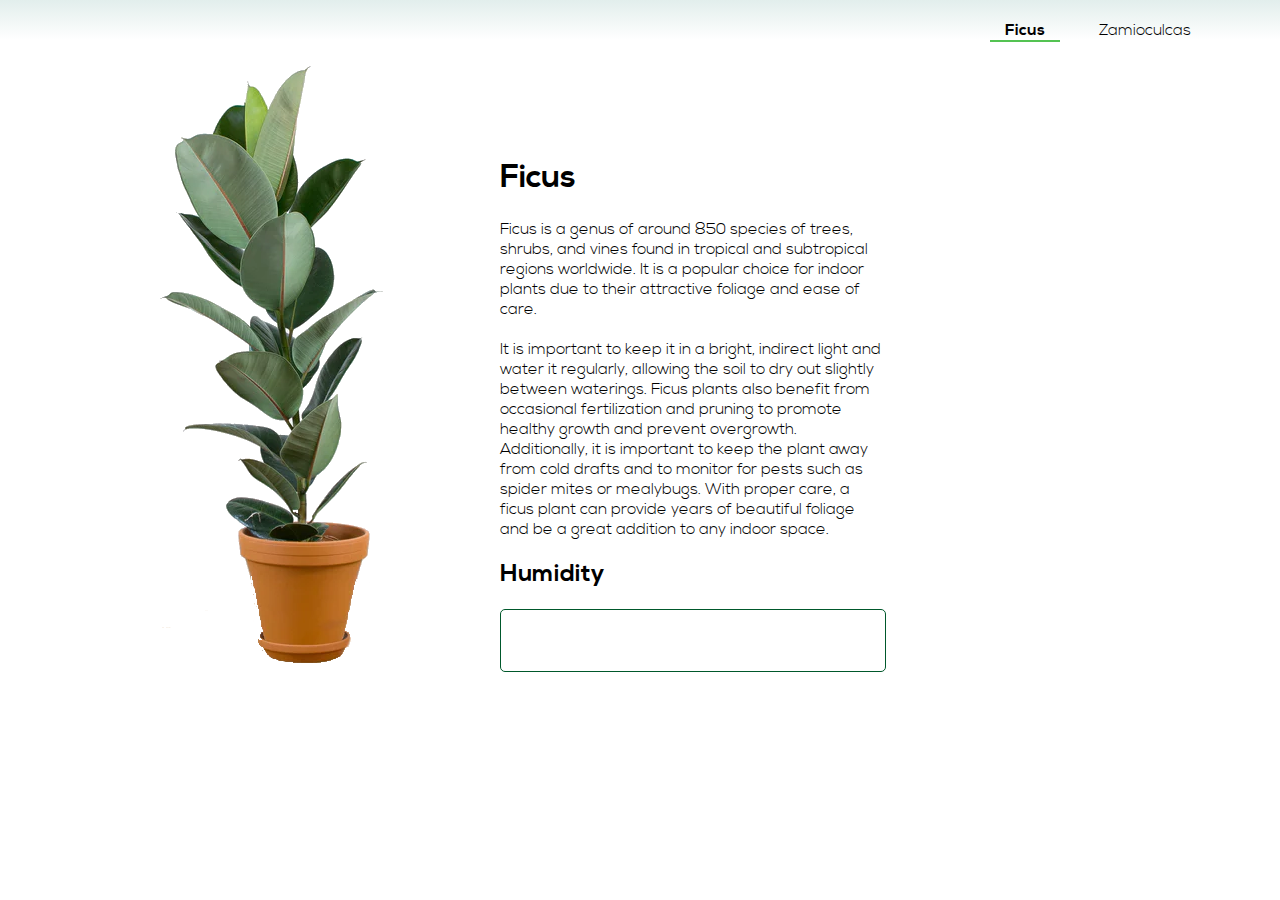
<file: index.html>
<!DOCTYPE html>
<html>

<head>
    <title>Plant tracker</title>
    <link rel="stylesheet" href="styles.css">
    <link rel="shortcut icon" href="./Pictures/icon.png"/>
</head>

<body>
    <div class="navbar">
        <span class="navbar_items_all">
            <a class="navbar_item navbar_active" href="./index.html">Ficus</a>
            <a class="navbar_item" href="./html/zamioculcas.html">Zamioculcas</a>
        </span>
    </div>
    <div class="container">
        <div class="plant_picture_div">
            <img class="plant_picture" src="Pictures/ficus.png">
        </div>
        <div class="plant_info">
            <h1>Ficus</h1>
            <p>
                Ficus is a genus of around 850 species of trees, shrubs, and vines found in tropical and subtropical
                regions worldwide. It is a popular choice for indoor plants due to their attractive foliage and ease of
                care.
                <br>
                <br>
                It is important to keep it in a bright, indirect light and water it regularly, allowing the soil to dry
                out slightly between waterings. Ficus plants also benefit from occasional fertilization and pruning to
                promote healthy growth and prevent overgrowth. Additionally, it is important to keep the plant away from
                cold drafts and to monitor for pests such as spider mites or mealybugs. With proper care, a ficus plant
                can provide years of beautiful foliage and be a great addition to any indoor space.
            </p>
            <h2>Humidity</h2>
            <div class="humidity_rect">
                <div id="ficus_humidity" class="humidity_rect_in">
                    0 %
                </div>
            </div>

        </div>
    </div>
    <!-- <div class="footer">
    </div> -->

    <script src="script.js"></script>
</body>

</html>
</file>
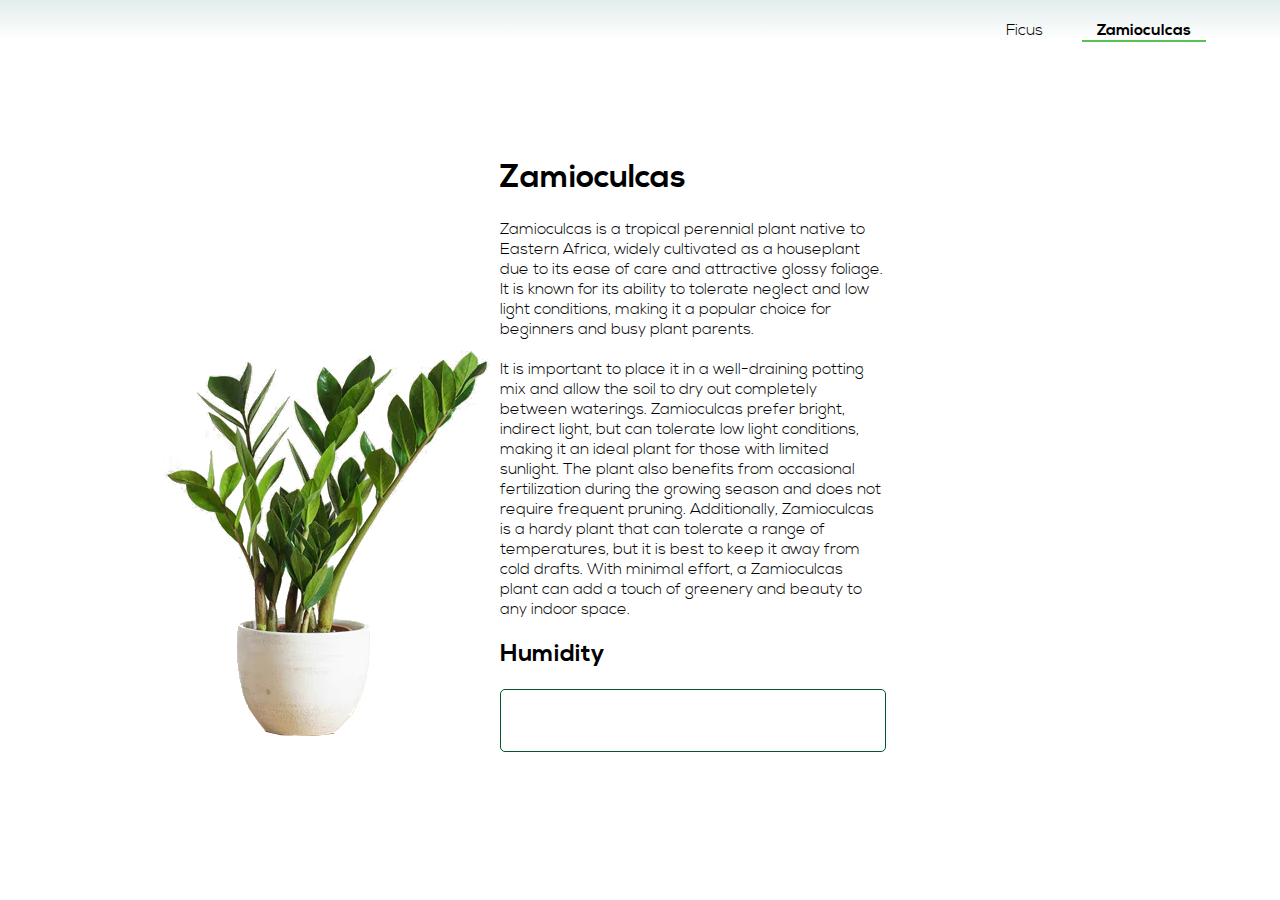
<file: html/zamioculcas.html>
<!DOCTYPE html>
<html>

<head>
    <title>Plant tracker</title>
    <link rel="shortcut icon" href="../Pictures/icon.png"/>
    <link rel="stylesheet" href="../styles.css">
</head>

<body>
    <div class="navbar">
        <span class="navbar_items_all">
            <a class="navbar_item" href="../index.html">Ficus</a>
            <a class="navbar_item navbar_active" href="./zamioculcas.html">Zamioculcas</a>
        </span>
    </div>
    <div class="container">
        <div class="plant_picture_div">
            <img class="plant_picture" class src="../Pictures/zamioculcas.png">
        </div>
        <div class="plant_info">
            <h1>Zamioculcas</h1>
            <p>
                Zamioculcas is a tropical perennial plant native to Eastern Africa, widely cultivated as a houseplant
                due to its ease of care and attractive glossy foliage. It is known for its ability to tolerate neglect
                and low light conditions, making it a popular choice for beginners and busy plant parents.
                <br>
                <br>
                It is important to place it in a well-draining potting mix and allow the soil to dry out completely
                between waterings. Zamioculcas prefer bright, indirect light, but can tolerate low light conditions,
                making it an ideal plant for those with limited sunlight. The plant also benefits from occasional
                fertilization during the growing season and does not require frequent pruning. Additionally, Zamioculcas
                is a hardy plant that can tolerate a range of temperatures, but it is best to keep it away from cold
                drafts. With minimal effort, a Zamioculcas plant can add a touch of greenery and beauty to any indoor
                space.
            </p>
            <h2>Humidity</h2>
            <div class="humidity_rect">
                <div id="ficus_humidity" class="humidity_rect_in">
                    0 %
                </div>
            </div>

        </div>
    </div>
    <!-- <div class="footer">
    </div> -->

    <script src="../script.js"></script>
</body>

</html>
</file>
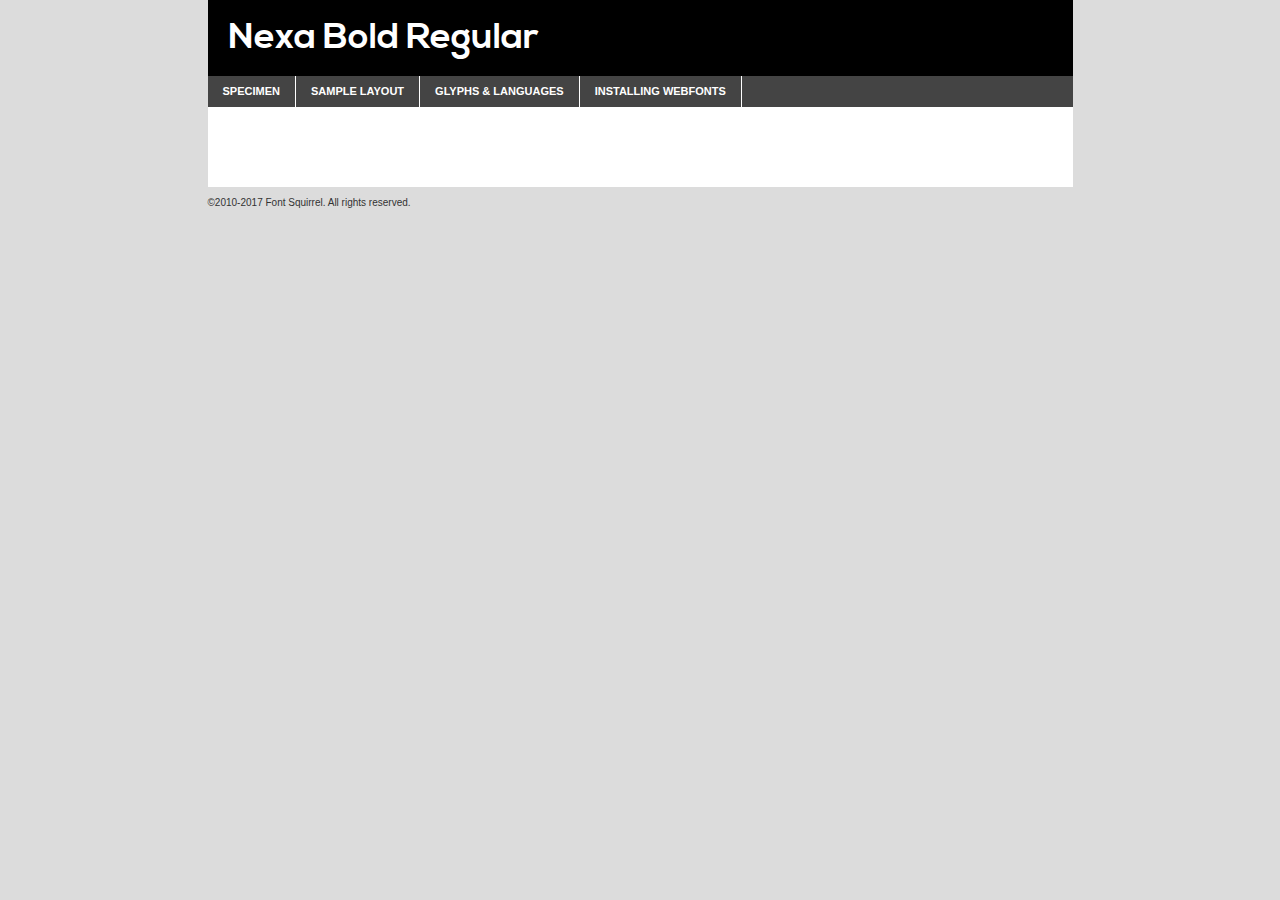
<file: Resources/webfontkit/nexa_bold-demo.html>
<!DOCTYPE html PUBLIC "-//W3C//DTD XHTML 1.0 Transitional//EN"
        "http://www.w3.org/TR/xhtml1/DTD/xhtml1-transitional.dtd">

<html xmlns="http://www.w3.org/1999/xhtml" xml:lang="en" lang="en">
<head>
    <meta http-equiv="Content-Type" content="text/html; charset=utf-8"/>
    <script src="http://ajax.googleapis.com/ajax/libs/jquery/1.7.2/jquery.min.js" type="text/javascript" charset="utf-8"></script>
    <script type="text/javascript">
		(function($) {
			$.fn.easyTabs = function(option) {
				var param = jQuery.extend({ fadeSpeed: 'fast', defaultContent: 1, activeClass: 'active' }, option);
				$(this).each(function() {
					var thisId = '#' + this.id;
					if ( param.defaultContent == '' )
					{
						param.defaultContent = 1;
					}
					if ( typeof param.defaultContent == 'number' )
					{
						var defaultTab = $(thisId + ' .tabs li:eq(' + (param.defaultContent - 1) + ') a').attr('href').substr(1);
					}
					else
					{
						var defaultTab = param.defaultContent;
					}
					$(thisId + ' .tabs li a').each(function() {
						var tabToHide = $(this).attr('href').substr(1);
						$('#' + tabToHide).addClass('easytabs-tab-content');
					});
					hideAll();
					changeContent(defaultTab);

					function hideAll() {$(thisId + ' .easytabs-tab-content').hide();}

					function changeContent(tabId)
					{
						hideAll();
						$(thisId + ' .tabs li').removeClass(param.activeClass);
						$(thisId + ' .tabs li a[href=#' + tabId + ']').closest('li').addClass(param.activeClass);
						if ( param.fadeSpeed != 'none' )
						{
							$(thisId + ' #' + tabId).fadeIn(param.fadeSpeed);
						}
						else
						{
							$(thisId + ' #' + tabId).show();
						}
					}

					$(thisId + ' .tabs li').click(function() {
						var tabId = $(this).find('a').attr('href').substr(1);
						changeContent(tabId);
						return false;
					});
				});
			}
		})(jQuery);
    </script>
    <link rel="stylesheet" href="specimen_files/specimen_stylesheet.css" type="text/css" charset="utf-8"/>
    <link rel="stylesheet" href="stylesheet.css" type="text/css" charset="utf-8"/>

    <style type="text/css">
        		body {
			font-family: 'nexa_boldregular';
        		}

            </style>

    <title>Nexa Bold Regular Specimen</title>


    <script type="text/javascript" charset="utf-8">
		$(document).ready(function() {
			$('#container').easyTabs({ defaultContent: 1 });
		});
    </script>
</head>

<body>
<div id="container">
    <div id="header">
		Nexa Bold Regular    </div>
    <ul class="tabs">
        <li><a href="#specimen">Specimen</a></li>
        <li><a href="#layout">Sample Layout</a></li>
		        <li><a href="#glyphs">Glyphs &amp; Languages</a></li>
        <li><a href="#installing">Installing Webfonts</a></li>

    </ul>

    <div id="main_content">


        <div id="specimen">

            <div class="section">
                <div class="grid12 firstcol">
                    <div class="huge">AaBb</div>
                </div>
            </div>

            <div class="section">
                <div class="glyph_range">A&#x200B;B&#x200b;C&#x200b;D&#x200b;E&#x200b;F&#x200b;G&#x200b;H&#x200b;I&#x200b;J&#x200b;K&#x200b;L&#x200b;M&#x200b;N&#x200b;O&#x200b;P&#x200b;Q&#x200b;R&#x200b;S&#x200b;T&#x200b;U&#x200b;V&#x200b;W&#x200b;X&#x200b;Y&#x200b;Z&#x200b;a&#x200b;b&#x200b;c&#x200b;d&#x200b;e&#x200b;f&#x200b;g&#x200b;h&#x200b;i&#x200b;j&#x200b;k&#x200b;l&#x200b;m&#x200b;n&#x200b;o&#x200b;p&#x200b;q&#x200b;r&#x200b;s&#x200b;t&#x200b;u&#x200b;v&#x200b;w&#x200b;x&#x200b;y&#x200b;z&#x200b;1&#x200b;2&#x200b;3&#x200b;4&#x200b;5&#x200b;6&#x200b;7&#x200b;8&#x200b;9&#x200b;0&#x200b;&amp;&#x200b;.&#x200b;,&#x200b;?&#x200b;!&#x200b;&#64;&#x200b;(&#x200b;)&#x200b;#&#x200b;$&#x200b;%&#x200b;*&#x200b;+&#x200b;-&#x200b;=&#x200b;:&#x200b;;</div>
            </div>
            <div class="section">
                <div class="grid12 firstcol">
                    <table class="sample_table">
                        <tr>
                            <td>10</td>
                            <td class="size10">abcdefghijklmnopqrstuvwxyzABCDEFGHIJKLMNOPQRSTUVWXYZ0123456789abcdefghijklmnopqrstuvwxyzABCDEFGHIJKLMNOPQRSTUVWXYZ0123456789abcdefghijklmnopqrstuvwxyzABCDEFGHIJKLMNOPQRSTUVWXYZ</td>
                        </tr>
                        <tr>
                            <td>11</td>
                            <td class="size11">abcdefghijklmnopqrstuvwxyzABCDEFGHIJKLMNOPQRSTUVWXYZ0123456789abcdefghijklmnopqrstuvwxyzABCDEFGHIJKLMNOPQRSTUVWXYZ0123456789abcdefghijklmnopqrstuvwxyzABCDEFGHIJKLMNOPQRSTUVWXYZ</td>
                        </tr>
                        <tr>
                            <td>12</td>
                            <td class="size12">abcdefghijklmnopqrstuvwxyzABCDEFGHIJKLMNOPQRSTUVWXYZ0123456789abcdefghijklmnopqrstuvwxyzABCDEFGHIJKLMNOPQRSTUVWXYZ0123456789abcdefghijklmnopqrstuvwxyzABCDEFGHIJKLMNOPQRSTUVWXYZ</td>
                        </tr>
                        <tr>
                            <td>13</td>
                            <td class="size13">abcdefghijklmnopqrstuvwxyzABCDEFGHIJKLMNOPQRSTUVWXYZ0123456789abcdefghijklmnopqrstuvwxyzABCDEFGHIJKLMNOPQRSTUVWXYZ0123456789abcdefghijklmnopqrstuvwxyzABCDEFGHIJKLMNOPQRSTUVWXYZ</td>
                        </tr>
                        <tr>
                            <td>14</td>
                            <td class="size14">abcdefghijklmnopqrstuvwxyzABCDEFGHIJKLMNOPQRSTUVWXYZ0123456789abcdefghijklmnopqrstuvwxyzABCDEFGHIJKLMNOPQRSTUVWXYZ0123456789abcdefghijklmnopqrstuvwxyzABCDEFGHIJKLMNOPQRSTUVWXYZ</td>
                        </tr>
                        <tr>
                            <td>16</td>
                            <td class="size16">abcdefghijklmnopqrstuvwxyzABCDEFGHIJKLMNOPQRSTUVWXYZ0123456789abcdefghijklmnopqrstuvwxyzABCDEFGHIJKLMNOPQRSTUVWXYZ</td>
                        </tr>
                        <tr>
                            <td>18</td>
                            <td class="size18">abcdefghijklmnopqrstuvwxyzABCDEFGHIJKLMNOPQRSTUVWXYZ0123456789abcdefghijklmnopqrstuvwxyzABCDEFGHIJKLMNOPQRSTUVWXYZ</td>
                        </tr>
                        <tr>
                            <td>20</td>
                            <td class="size20">abcdefghijklmnopqrstuvwxyzABCDEFGHIJKLMNOPQRSTUVWXYZ0123456789abcdefghijklmnopqrstuvwxyzABCDEFGHIJKLMNOPQRSTUVWXYZ</td>
                        </tr>
                        <tr>
                            <td>24</td>
                            <td class="size24">abcdefghijklmnopqrstuvwxyzABCDEFGHIJKLMNOPQRSTUVWXYZ0123456789abcdefghijklmnopqrstuvwxyzABCDEFGHIJKLMNOPQRSTUVWXYZ</td>
                        </tr>
                        <tr>
                            <td>30</td>
                            <td class="size30">abcdefghijklmnopqrstuvwxyzABCDEFGHIJKLMNOPQRSTUVWXYZ0123456789abcdefghijklmnopqrstuvwxyzABCDEFGHIJKLMNOPQRSTUVWXYZ</td>
                        </tr>
                        <tr>
                            <td>36</td>
                            <td class="size36">abcdefghijklmnopqrstuvwxyzABCDEFGHIJKLMNOPQRSTUVWXYZ0123456789abcdefghijklmnopqrstuvwxyzABCDEFGHIJKLMNOPQRSTUVWXYZ</td>
                        </tr>
                        <tr>
                            <td>48</td>
                            <td class="size48">abcdefghijklmnopqrstuvwxyzABCDEFGHIJKLMNOPQRSTUVWXYZ0123456789abcdefghijklmnopqrstuvwxyzABCDEFGHIJKLMNOPQRSTUVWXYZ</td>
                        </tr>
                        <tr>
                            <td>60</td>
                            <td class="size60">abcdefghijklmnopqrstuvwxyzABCDEFGHIJKLMNOPQRSTUVWXYZ0123456789abcdefghijklmnopqrstuvwxyzABCDEFGHIJKLMNOPQRSTUVWXYZ</td>
                        </tr>
                        <tr>
                            <td>72</td>
                            <td class="size72">abcdefghijklmnopqrstuvwxyzABCDEFGHIJKLMNOPQRSTUVWXYZ0123456789abcdefghijklmnopqrstuvwxyzABCDEFGHIJKLMNOPQRSTUVWXYZ</td>
                        </tr>
                        <tr>
                            <td>90</td>
                            <td class="size90">abcdefghijklmnopqrstuvwxyzABCDEFGHIJKLMNOPQRSTUVWXYZ0123456789abcdefghijklmnopqrstuvwxyzABCDEFGHIJKLMNOPQRSTUVWXYZ</td>
                        </tr>
                    </table>

                </div>

            </div>


            <div class="section" id="bodycomparison">


                <div id="xheight">
                    <div class="fontbody">&#x25FC;&#x25FC;&#x25FC;&#x25FC;&#x25FC;&#x25FC;&#x25FC;&#x25FC;&#x25FC;&#x25FC;&#x25FC;&#x25FC;&#x25FC;&#x25FC;&#x25FC;&#x25FC;&#x25FC;&#x25FC;&#x25FC;&#x25FC;&#x25FC;&#x25FC;&#x25FC;&#x25FC;&#x25FC;&#x25FC;&#x25FC;&#x25FC;&#x25FC;&#x25FC;&#x25FC;&#x25FC;&#x25FC;&#x25FC;&#x25FC;&#x25FC;&#x25FC;&#x25FC;&#x25FC;&#x25FC;&#x25FC;&#x25FC;&#x25FC;&#x25FC;&#x25FC;&#x25FC;&#x25FC;&#x25FC;&#x25FC;&#x25FC;&#x25FC;&#x25FC;&#x25FC;&#x25FC;&#x25FC;&#x25FC;&#x25FC;&#x25FC;&#x25FC;&#x25FC;&#x25FC;&#x25FC;&#x25FC;&#x25FC;&#x25FC;&#x25FC;&#x25FC;&#x25FC;&#x25FC;&#x25FC;&#x25FC;&#x25FC;&#x25FC;&#x25FC;&#x25FC;&#x25FC;&#x25FC;&#x25FC;&#x25FC;&#x25FC;&#x25FC;&#x25FC;&#x25FC;&#x25FC;&#x25FC;&#x25FC;&#x25FC;&#x25FC;&#x25FC;&#x25FC;&#x25FC;&#x25FC;&#x25FC;&#x25FC;&#x25FC;&#x25FC;&#x25FC;&#x25FC;&#x25FC;body</div>
                    <div class="arialbody">body</div>
                    <div class="verdanabody">body</div>
                    <div class="georgiabody">body</div>
                </div>
                <div class="fontbody" style="z-index:1">
                    body<span>Nexa Bold Regular</span>
                </div>
                <div class="arialbody" style="z-index:1">
                    body<span>Arial</span>
                </div>
                <div class="verdanabody" style="z-index:1">
                    body<span>Verdana</span>
                </div>
                <div class="georgiabody" style="z-index:1">
                    body<span>Georgia</span>
                </div>


            </div>


            <div class="section psample psample_row1" id="">

                <div class="grid2 firstcol">
                    <p class="size10"><span>10.</span>Aenean lacinia bibendum nulla sed consectetur. Fusce dapibus, tellus ac cursus commodo, tortor mauris condimentum nibh, ut fermentum massa justo sit amet risus. Nullam id dolor id nibh ultricies vehicula ut id elit. Cum sociis natoque penatibus et magnis dis parturient montes, nascetur ridiculus mus. Nulla vitae elit libero, a pharetra augue.</p>

                </div>
                <div class="grid3">
                    <p class="size11"><span>11.</span>Aenean lacinia bibendum nulla sed consectetur. Fusce dapibus, tellus ac cursus commodo, tortor mauris condimentum nibh, ut fermentum massa justo sit amet risus. Nullam id dolor id nibh ultricies vehicula ut id elit. Cum sociis natoque penatibus et magnis dis parturient montes, nascetur ridiculus mus. Nulla vitae elit libero, a pharetra augue.</p>

                </div>
                <div class="grid3">
                    <p class="size12"><span>12.</span>Aenean lacinia bibendum nulla sed consectetur. Fusce dapibus, tellus ac cursus commodo, tortor mauris condimentum nibh, ut fermentum massa justo sit amet risus. Nullam id dolor id nibh ultricies vehicula ut id elit. Cum sociis natoque penatibus et magnis dis parturient montes, nascetur ridiculus mus. Nulla vitae elit libero, a pharetra augue.</p>

                </div>
                <div class="grid4">
                    <p class="size13"><span>13.</span>Aenean lacinia bibendum nulla sed consectetur. Fusce dapibus, tellus ac cursus commodo, tortor mauris condimentum nibh, ut fermentum massa justo sit amet risus. Nullam id dolor id nibh ultricies vehicula ut id elit. Cum sociis natoque penatibus et magnis dis parturient montes, nascetur ridiculus mus. Nulla vitae elit libero, a pharetra augue.</p>

                </div>
                <div class="white_blend"></div>

            </div>
            <div class="section psample psample_row2" id="">
                <div class="grid3 firstcol">
                    <p class="size14"><span>14.</span>Aenean lacinia bibendum nulla sed consectetur. Fusce dapibus, tellus ac cursus commodo, tortor mauris condimentum nibh, ut fermentum massa justo sit amet risus. Nullam id dolor id nibh ultricies vehicula ut id elit. Cum sociis natoque penatibus et magnis dis parturient montes, nascetur ridiculus mus. Nulla vitae elit libero, a pharetra augue.</p>

                </div>
                <div class="grid4">
                    <p class="size16"><span>16.</span>Aenean lacinia bibendum nulla sed consectetur. Fusce dapibus, tellus ac cursus commodo, tortor mauris condimentum nibh, ut fermentum massa justo sit amet risus. Nullam id dolor id nibh ultricies vehicula ut id elit. Cum sociis natoque penatibus et magnis dis parturient montes, nascetur ridiculus mus. Nulla vitae elit libero, a pharetra augue.</p>

                </div>
                <div class="grid5">
                    <p class="size18"><span>18.</span>Aenean lacinia bibendum nulla sed consectetur. Fusce dapibus, tellus ac cursus commodo, tortor mauris condimentum nibh, ut fermentum massa justo sit amet risus. Nullam id dolor id nibh ultricies vehicula ut id elit. Cum sociis natoque penatibus et magnis dis parturient montes, nascetur ridiculus mus. Nulla vitae elit libero, a pharetra augue.</p>

                </div>

                <div class="white_blend"></div>

            </div>

            <div class="section psample psample_row3" id="">
                <div class="grid5 firstcol">
                    <p class="size20"><span>20.</span>Aenean lacinia bibendum nulla sed consectetur. Fusce dapibus, tellus ac cursus commodo, tortor mauris condimentum nibh, ut fermentum massa justo sit amet risus. Nullam id dolor id nibh ultricies vehicula ut id elit. Cum sociis natoque penatibus et magnis dis parturient montes, nascetur ridiculus mus. Nulla vitae elit libero, a pharetra augue.</p>
                </div>
                <div class="grid7">
                    <p class="size24"><span>24.</span>Aenean lacinia bibendum nulla sed consectetur. Fusce dapibus, tellus ac cursus commodo, tortor mauris condimentum nibh, ut fermentum massa justo sit amet risus. Nullam id dolor id nibh ultricies vehicula ut id elit. Cum sociis natoque penatibus et magnis dis parturient montes, nascetur ridiculus mus. Nulla vitae elit libero, a pharetra augue.</p>
                </div>

                <div class="white_blend"></div>

            </div>

            <div class="section psample psample_row4" id="">
                <div class="grid12 firstcol">
                    <p class="size30"><span>30.</span>Aenean lacinia bibendum nulla sed consectetur. Fusce dapibus, tellus ac cursus commodo, tortor mauris condimentum nibh, ut fermentum massa justo sit amet risus. Nullam id dolor id nibh ultricies vehicula ut id elit. Cum sociis natoque penatibus et magnis dis parturient montes, nascetur ridiculus mus. Nulla vitae elit libero, a pharetra augue.</p>
                </div>
                <div class="white_blend"></div>

            </div>


            <div class="section psample psample_row1 fullreverse">
                <div class="grid2 firstcol">
                    <p class="size10"><span>10.</span>Aenean lacinia bibendum nulla sed consectetur. Fusce dapibus, tellus ac cursus commodo, tortor mauris condimentum nibh, ut fermentum massa justo sit amet risus. Nullam id dolor id nibh ultricies vehicula ut id elit. Cum sociis natoque penatibus et magnis dis parturient montes, nascetur ridiculus mus. Nulla vitae elit libero, a pharetra augue.</p>

                </div>
                <div class="grid3">
                    <p class="size11"><span>11.</span>Aenean lacinia bibendum nulla sed consectetur. Fusce dapibus, tellus ac cursus commodo, tortor mauris condimentum nibh, ut fermentum massa justo sit amet risus. Nullam id dolor id nibh ultricies vehicula ut id elit. Cum sociis natoque penatibus et magnis dis parturient montes, nascetur ridiculus mus. Nulla vitae elit libero, a pharetra augue.</p>

                </div>
                <div class="grid3">
                    <p class="size12"><span>12.</span>Aenean lacinia bibendum nulla sed consectetur. Fusce dapibus, tellus ac cursus commodo, tortor mauris condimentum nibh, ut fermentum massa justo sit amet risus. Nullam id dolor id nibh ultricies vehicula ut id elit. Cum sociis natoque penatibus et magnis dis parturient montes, nascetur ridiculus mus. Nulla vitae elit libero, a pharetra augue.</p>

                </div>
                <div class="grid4">
                    <p class="size13"><span>13.</span>Aenean lacinia bibendum nulla sed consectetur. Fusce dapibus, tellus ac cursus commodo, tortor mauris condimentum nibh, ut fermentum massa justo sit amet risus. Nullam id dolor id nibh ultricies vehicula ut id elit. Cum sociis natoque penatibus et magnis dis parturient montes, nascetur ridiculus mus. Nulla vitae elit libero, a pharetra augue.</p>

                </div>
                <div class="black_blend"></div>

            </div>

            <div class="section psample psample_row2 fullreverse">
                <div class="grid3 firstcol">
                    <p class="size14"><span>14.</span>Aenean lacinia bibendum nulla sed consectetur. Fusce dapibus, tellus ac cursus commodo, tortor mauris condimentum nibh, ut fermentum massa justo sit amet risus. Nullam id dolor id nibh ultricies vehicula ut id elit. Cum sociis natoque penatibus et magnis dis parturient montes, nascetur ridiculus mus. Nulla vitae elit libero, a pharetra augue.</p>

                </div>
                <div class="grid4">
                    <p class="size16"><span>16.</span>Aenean lacinia bibendum nulla sed consectetur. Fusce dapibus, tellus ac cursus commodo, tortor mauris condimentum nibh, ut fermentum massa justo sit amet risus. Nullam id dolor id nibh ultricies vehicula ut id elit. Cum sociis natoque penatibus et magnis dis parturient montes, nascetur ridiculus mus. Nulla vitae elit libero, a pharetra augue.</p>

                </div>
                <div class="grid5">
                    <p class="size18"><span>18.</span>Aenean lacinia bibendum nulla sed consectetur. Fusce dapibus, tellus ac cursus commodo, tortor mauris condimentum nibh, ut fermentum massa justo sit amet risus. Nullam id dolor id nibh ultricies vehicula ut id elit. Cum sociis natoque penatibus et magnis dis parturient montes, nascetur ridiculus mus. Nulla vitae elit libero, a pharetra augue.</p>

                </div>
                <div class="black_blend"></div>

            </div>

            <div class="section psample fullreverse psample_row3" id="">
                <div class="grid5 firstcol">
                    <p class="size20"><span>20.</span>Aenean lacinia bibendum nulla sed consectetur. Fusce dapibus, tellus ac cursus commodo, tortor mauris condimentum nibh, ut fermentum massa justo sit amet risus. Nullam id dolor id nibh ultricies vehicula ut id elit. Cum sociis natoque penatibus et magnis dis parturient montes, nascetur ridiculus mus. Nulla vitae elit libero, a pharetra augue.</p>
                </div>
                <div class="grid7">
                    <p class="size24"><span>24.</span>Aenean lacinia bibendum nulla sed consectetur. Fusce dapibus, tellus ac cursus commodo, tortor mauris condimentum nibh, ut fermentum massa justo sit amet risus. Nullam id dolor id nibh ultricies vehicula ut id elit. Cum sociis natoque penatibus et magnis dis parturient montes, nascetur ridiculus mus. Nulla vitae elit libero, a pharetra augue.</p>
                </div>

                <div class="black_blend"></div>

            </div>

            <div class="section psample fullreverse psample_row4" id="" style="border-bottom: 20px #000 solid;">
                <div class="grid12 firstcol">
                    <p class="size30"><span>30.</span>Aenean lacinia bibendum nulla sed consectetur. Fusce dapibus, tellus ac cursus commodo, tortor mauris condimentum nibh, ut fermentum massa justo sit amet risus. Nullam id dolor id nibh ultricies vehicula ut id elit. Cum sociis natoque penatibus et magnis dis parturient montes, nascetur ridiculus mus. Nulla vitae elit libero, a pharetra augue.</p>
                </div>
                <div class="black_blend"></div>

            </div>


        </div>

        <div id="layout">

            <div class="section">

                <div class="grid12 firstcol">
                    <h1>Lorem Ipsum Dolor</h1>
                    <h2>Etiam porta sem malesuada magna mollis euismod</h2>

                    <p class="byline">By <a href="#link">Aenean Lacinia</a></p>
                </div>
            </div>
            <div class="section">
                <div class="grid8 firstcol">
                    <p class="large">Donec sed odio dui. Morbi leo risus, porta ac consectetur ac, vestibulum at eros. Fusce dapibus, tellus ac cursus commodo, tortor mauris condimentum nibh, ut fermentum massa justo sit amet risus. </p>


                    <h3>Pellentesque ornare sem</h3>

                    <p>Maecenas sed diam eget risus varius blandit sit amet non magna. Maecenas faucibus mollis interdum. Donec ullamcorper nulla non metus auctor fringilla. Nullam id dolor id nibh ultricies vehicula ut id elit. Nullam id dolor id nibh ultricies vehicula ut id elit. </p>

                    <p>Aenean eu leo quam. Pellentesque ornare sem lacinia quam venenatis vestibulum. Lorem ipsum dolor sit amet, consectetur adipiscing elit. Cum sociis natoque penatibus et magnis dis parturient montes, nascetur ridiculus mus. </p>

                    <p>Nulla vitae elit libero, a pharetra augue. Praesent commodo cursus magna, vel scelerisque nisl consectetur et. Aenean lacinia bibendum nulla sed consectetur. </p>

                    <p>Nullam quis risus eget urna mollis ornare vel eu leo. Nullam quis risus eget urna mollis ornare vel eu leo. Maecenas sed diam eget risus varius blandit sit amet non magna. Donec ullamcorper nulla non metus auctor fringilla. </p>

                    <h3>Cras mattis consectetur</h3>

                    <p>Aenean eu leo quam. Pellentesque ornare sem lacinia quam venenatis vestibulum. Aenean lacinia bibendum nulla sed consectetur. Integer posuere erat a ante venenatis dapibus posuere velit aliquet. Cras mattis consectetur purus sit amet fermentum. </p>

                    <p>Nullam id dolor id nibh ultricies vehicula ut id elit. Nullam quis risus eget urna mollis ornare vel eu leo. Cras mattis consectetur purus sit amet fermentum.</p>
                </div>

                <div class="grid4 sidebar">

                    <div class="box reverse">
                        <p class="last">Nullam quis risus eget urna mollis ornare vel eu leo. Donec ullamcorper nulla non metus auctor fringilla. Cras mattis consectetur purus sit amet fermentum. Sed posuere consectetur est at lobortis. Lorem ipsum dolor sit amet, consectetur adipiscing elit. </p>
                    </div>

                    <p class="caption">Maecenas sed diam eget risus varius.</p>

                    <p>Vestibulum id ligula porta felis euismod semper. Integer posuere erat a ante venenatis dapibus posuere velit aliquet. Vestibulum id ligula porta felis euismod semper. Sed posuere consectetur est at lobortis. Maecenas sed diam eget risus varius blandit sit amet non magna. Fusce dapibus, tellus ac cursus commodo, tortor mauris condimentum nibh, ut fermentum massa justo sit amet risus. </p>


                    <p>Duis mollis, est non commodo luctus, nisi erat porttitor ligula, eget lacinia odio sem nec elit. Aenean lacinia bibendum nulla sed consectetur. Vivamus sagittis lacus vel augue laoreet rutrum faucibus dolor auctor. Aenean lacinia bibendum nulla sed consectetur. Nullam quis risus eget urna mollis ornare vel eu leo. </p>

                    <p>Praesent commodo cursus magna, vel scelerisque nisl consectetur et. Donec ullamcorper nulla non metus auctor fringilla. Maecenas faucibus mollis interdum. Fusce dapibus, tellus ac cursus commodo, tortor mauris condimentum nibh, ut fermentum massa justo sit amet risus. </p>

                </div>
            </div>

        </div>


		

        <div id="glyphs">
            <div class="section">
                <div class="grid12 firstcol">

                    <h1>Language Support</h1>
                    <p>The subset of Nexa Bold Regular in this kit supports the following languages:<br/>

						Albanian, Basque, Breton, Chamorro, Danish, Dutch, English, Faroese, Finnish, French, Frisian, Galician, German, Icelandic, Italian, Malagasy, Norwegian, Portuguese, Spanish, Alsatian, Aragonese, Arapaho, Arrernte, Asturian, Aymara, Bislama, Cebuano, Corsican, Fijian, French_creole, Genoese, Gilbertese, Greenlandic, Haitian_creole, Hiligaynon, Hmong, Hopi, Ibanag, Iloko_ilokano, Indonesian, Interglossa_glosa, Interlingua, Irish_gaelic, Jerriais, Lojban, Lombard, Luxembourgeois, Manx, Mohawk, Norfolk_pitcairnese, Occitan, Oromo, Pangasinan, Papiamento, Piedmontese, Potawatomi, Rhaeto-romance, Romansh, Rotokas, Sami_lule, Samoan, Sardinian, Scots_gaelic, Seychelles_creole, Shona, Sicilian, Somali, Southern_ndebele, Swahili, Swati_swazi, Tagalog_filipino_pilipino, Tetum, Tok_pisin, Uyghur_latinized, Volapuk, Walloon, Warlpiri, Xhosa, Yapese, Zulu, Latinbasic, Ubasic, Demo                    </p>
                    <h1>Glyph Chart</h1>
                    <p>The subset of Nexa Bold Regular in this kit includes all the glyphs listed below. Unicode entities are included above each glyph to help you insert individual characters into your layout.</p>
                    <div id="glyph_chart">

																																	                                <div><p>&amp;#32;</p>&#32;</div>
																				                                <div><p>&amp;#33;</p>&#33;</div>
																				                                <div><p>&amp;#34;</p>&#34;</div>
																				                                <div><p>&amp;#35;</p>&#35;</div>
																				                                <div><p>&amp;#36;</p>&#36;</div>
																				                                <div><p>&amp;#37;</p>&#37;</div>
																				                                <div><p>&amp;#38;</p>&#38;</div>
																				                                <div><p>&amp;#39;</p>&#39;</div>
																				                                <div><p>&amp;#40;</p>&#40;</div>
																				                                <div><p>&amp;#41;</p>&#41;</div>
																				                                <div><p>&amp;#42;</p>&#42;</div>
																				                                <div><p>&amp;#43;</p>&#43;</div>
																				                                <div><p>&amp;#44;</p>&#44;</div>
																				                                <div><p>&amp;#45;</p>&#45;</div>
																				                                <div><p>&amp;#46;</p>&#46;</div>
																				                                <div><p>&amp;#47;</p>&#47;</div>
																				                                <div><p>&amp;#48;</p>&#48;</div>
																				                                <div><p>&amp;#49;</p>&#49;</div>
																				                                <div><p>&amp;#50;</p>&#50;</div>
																				                                <div><p>&amp;#51;</p>&#51;</div>
																				                                <div><p>&amp;#52;</p>&#52;</div>
																				                                <div><p>&amp;#53;</p>&#53;</div>
																				                                <div><p>&amp;#54;</p>&#54;</div>
																				                                <div><p>&amp;#55;</p>&#55;</div>
																				                                <div><p>&amp;#56;</p>&#56;</div>
																				                                <div><p>&amp;#57;</p>&#57;</div>
																				                                <div><p>&amp;#58;</p>&#58;</div>
																				                                <div><p>&amp;#59;</p>&#59;</div>
																				                                <div><p>&amp;#60;</p>&#60;</div>
																				                                <div><p>&amp;#61;</p>&#61;</div>
																				                                <div><p>&amp;#62;</p>&#62;</div>
																				                                <div><p>&amp;#63;</p>&#63;</div>
																				                                <div><p>&amp;#64;</p>&#64;</div>
																				                                <div><p>&amp;#65;</p>&#65;</div>
																				                                <div><p>&amp;#66;</p>&#66;</div>
																				                                <div><p>&amp;#67;</p>&#67;</div>
																				                                <div><p>&amp;#68;</p>&#68;</div>
																				                                <div><p>&amp;#69;</p>&#69;</div>
																				                                <div><p>&amp;#70;</p>&#70;</div>
																				                                <div><p>&amp;#71;</p>&#71;</div>
																				                                <div><p>&amp;#72;</p>&#72;</div>
																				                                <div><p>&amp;#73;</p>&#73;</div>
																				                                <div><p>&amp;#74;</p>&#74;</div>
																				                                <div><p>&amp;#75;</p>&#75;</div>
																				                                <div><p>&amp;#76;</p>&#76;</div>
																				                                <div><p>&amp;#77;</p>&#77;</div>
																				                                <div><p>&amp;#78;</p>&#78;</div>
																				                                <div><p>&amp;#79;</p>&#79;</div>
																				                                <div><p>&amp;#80;</p>&#80;</div>
																				                                <div><p>&amp;#81;</p>&#81;</div>
																				                                <div><p>&amp;#82;</p>&#82;</div>
																				                                <div><p>&amp;#83;</p>&#83;</div>
																				                                <div><p>&amp;#84;</p>&#84;</div>
																				                                <div><p>&amp;#85;</p>&#85;</div>
																				                                <div><p>&amp;#86;</p>&#86;</div>
																				                                <div><p>&amp;#87;</p>&#87;</div>
																				                                <div><p>&amp;#88;</p>&#88;</div>
																				                                <div><p>&amp;#89;</p>&#89;</div>
																				                                <div><p>&amp;#90;</p>&#90;</div>
																				                                <div><p>&amp;#91;</p>&#91;</div>
																				                                <div><p>&amp;#92;</p>&#92;</div>
																				                                <div><p>&amp;#93;</p>&#93;</div>
																				                                <div><p>&amp;#94;</p>&#94;</div>
																				                                <div><p>&amp;#95;</p>&#95;</div>
																				                                <div><p>&amp;#96;</p>&#96;</div>
																				                                <div><p>&amp;#97;</p>&#97;</div>
																				                                <div><p>&amp;#98;</p>&#98;</div>
																				                                <div><p>&amp;#99;</p>&#99;</div>
																				                                <div><p>&amp;#100;</p>&#100;</div>
																				                                <div><p>&amp;#101;</p>&#101;</div>
																				                                <div><p>&amp;#102;</p>&#102;</div>
																				                                <div><p>&amp;#103;</p>&#103;</div>
																				                                <div><p>&amp;#104;</p>&#104;</div>
																				                                <div><p>&amp;#105;</p>&#105;</div>
																				                                <div><p>&amp;#106;</p>&#106;</div>
																				                                <div><p>&amp;#107;</p>&#107;</div>
																				                                <div><p>&amp;#108;</p>&#108;</div>
																				                                <div><p>&amp;#109;</p>&#109;</div>
																				                                <div><p>&amp;#110;</p>&#110;</div>
																				                                <div><p>&amp;#111;</p>&#111;</div>
																				                                <div><p>&amp;#112;</p>&#112;</div>
																				                                <div><p>&amp;#113;</p>&#113;</div>
																				                                <div><p>&amp;#114;</p>&#114;</div>
																				                                <div><p>&amp;#115;</p>&#115;</div>
																				                                <div><p>&amp;#116;</p>&#116;</div>
																				                                <div><p>&amp;#117;</p>&#117;</div>
																				                                <div><p>&amp;#118;</p>&#118;</div>
																				                                <div><p>&amp;#119;</p>&#119;</div>
																				                                <div><p>&amp;#120;</p>&#120;</div>
																				                                <div><p>&amp;#121;</p>&#121;</div>
																				                                <div><p>&amp;#122;</p>&#122;</div>
																				                                <div><p>&amp;#123;</p>&#123;</div>
																				                                <div><p>&amp;#124;</p>&#124;</div>
																				                                <div><p>&amp;#125;</p>&#125;</div>
																				                                <div><p>&amp;#126;</p>&#126;</div>
																				                                <div><p>&amp;#160;</p>&#160;</div>
																				                                <div><p>&amp;#161;</p>&#161;</div>
																				                                <div><p>&amp;#162;</p>&#162;</div>
																				                                <div><p>&amp;#163;</p>&#163;</div>
																				                                <div><p>&amp;#164;</p>&#164;</div>
																				                                <div><p>&amp;#165;</p>&#165;</div>
																				                                <div><p>&amp;#166;</p>&#166;</div>
																				                                <div><p>&amp;#167;</p>&#167;</div>
																				                                <div><p>&amp;#168;</p>&#168;</div>
																				                                <div><p>&amp;#169;</p>&#169;</div>
																				                                <div><p>&amp;#170;</p>&#170;</div>
																				                                <div><p>&amp;#171;</p>&#171;</div>
																				                                <div><p>&amp;#172;</p>&#172;</div>
																				                                <div><p>&amp;#173;</p>&#173;</div>
																				                                <div><p>&amp;#174;</p>&#174;</div>
																				                                <div><p>&amp;#176;</p>&#176;</div>
																				                                <div><p>&amp;#177;</p>&#177;</div>
																				                                <div><p>&amp;#178;</p>&#178;</div>
																				                                <div><p>&amp;#179;</p>&#179;</div>
																				                                <div><p>&amp;#180;</p>&#180;</div>
																				                                <div><p>&amp;#181;</p>&#181;</div>
																				                                <div><p>&amp;#182;</p>&#182;</div>
																				                                <div><p>&amp;#183;</p>&#183;</div>
																				                                <div><p>&amp;#184;</p>&#184;</div>
																				                                <div><p>&amp;#185;</p>&#185;</div>
																				                                <div><p>&amp;#186;</p>&#186;</div>
																				                                <div><p>&amp;#187;</p>&#187;</div>
																				                                <div><p>&amp;#188;</p>&#188;</div>
																				                                <div><p>&amp;#189;</p>&#189;</div>
																				                                <div><p>&amp;#190;</p>&#190;</div>
																				                                <div><p>&amp;#191;</p>&#191;</div>
																				                                <div><p>&amp;#192;</p>&#192;</div>
																				                                <div><p>&amp;#193;</p>&#193;</div>
																				                                <div><p>&amp;#194;</p>&#194;</div>
																				                                <div><p>&amp;#195;</p>&#195;</div>
																				                                <div><p>&amp;#196;</p>&#196;</div>
																				                                <div><p>&amp;#197;</p>&#197;</div>
																				                                <div><p>&amp;#198;</p>&#198;</div>
																				                                <div><p>&amp;#199;</p>&#199;</div>
																				                                <div><p>&amp;#200;</p>&#200;</div>
																				                                <div><p>&amp;#201;</p>&#201;</div>
																				                                <div><p>&amp;#202;</p>&#202;</div>
																				                                <div><p>&amp;#203;</p>&#203;</div>
																				                                <div><p>&amp;#204;</p>&#204;</div>
																				                                <div><p>&amp;#205;</p>&#205;</div>
																				                                <div><p>&amp;#206;</p>&#206;</div>
																				                                <div><p>&amp;#207;</p>&#207;</div>
																				                                <div><p>&amp;#208;</p>&#208;</div>
																				                                <div><p>&amp;#209;</p>&#209;</div>
																				                                <div><p>&amp;#210;</p>&#210;</div>
																				                                <div><p>&amp;#211;</p>&#211;</div>
																				                                <div><p>&amp;#212;</p>&#212;</div>
																				                                <div><p>&amp;#213;</p>&#213;</div>
																				                                <div><p>&amp;#214;</p>&#214;</div>
																				                                <div><p>&amp;#215;</p>&#215;</div>
																				                                <div><p>&amp;#216;</p>&#216;</div>
																				                                <div><p>&amp;#217;</p>&#217;</div>
																				                                <div><p>&amp;#218;</p>&#218;</div>
																				                                <div><p>&amp;#219;</p>&#219;</div>
																				                                <div><p>&amp;#220;</p>&#220;</div>
																				                                <div><p>&amp;#221;</p>&#221;</div>
																				                                <div><p>&amp;#222;</p>&#222;</div>
																				                                <div><p>&amp;#223;</p>&#223;</div>
																				                                <div><p>&amp;#224;</p>&#224;</div>
																				                                <div><p>&amp;#225;</p>&#225;</div>
																				                                <div><p>&amp;#226;</p>&#226;</div>
																				                                <div><p>&amp;#227;</p>&#227;</div>
																				                                <div><p>&amp;#228;</p>&#228;</div>
																				                                <div><p>&amp;#229;</p>&#229;</div>
																				                                <div><p>&amp;#230;</p>&#230;</div>
																				                                <div><p>&amp;#231;</p>&#231;</div>
																				                                <div><p>&amp;#232;</p>&#232;</div>
																				                                <div><p>&amp;#233;</p>&#233;</div>
																				                                <div><p>&amp;#234;</p>&#234;</div>
																				                                <div><p>&amp;#235;</p>&#235;</div>
																				                                <div><p>&amp;#236;</p>&#236;</div>
																				                                <div><p>&amp;#237;</p>&#237;</div>
																				                                <div><p>&amp;#238;</p>&#238;</div>
																				                                <div><p>&amp;#239;</p>&#239;</div>
																				                                <div><p>&amp;#240;</p>&#240;</div>
																				                                <div><p>&amp;#241;</p>&#241;</div>
																				                                <div><p>&amp;#242;</p>&#242;</div>
																				                                <div><p>&amp;#243;</p>&#243;</div>
																				                                <div><p>&amp;#244;</p>&#244;</div>
																				                                <div><p>&amp;#245;</p>&#245;</div>
																				                                <div><p>&amp;#246;</p>&#246;</div>
																				                                <div><p>&amp;#247;</p>&#247;</div>
																				                                <div><p>&amp;#248;</p>&#248;</div>
																				                                <div><p>&amp;#249;</p>&#249;</div>
																				                                <div><p>&amp;#250;</p>&#250;</div>
																				                                <div><p>&amp;#251;</p>&#251;</div>
																				                                <div><p>&amp;#252;</p>&#252;</div>
																				                                <div><p>&amp;#253;</p>&#253;</div>
																				                                <div><p>&amp;#254;</p>&#254;</div>
																				                                <div><p>&amp;#255;</p>&#255;</div>
																				                                <div><p>&amp;#338;</p>&#338;</div>
																				                                <div><p>&amp;#339;</p>&#339;</div>
																				                                <div><p>&amp;#376;</p>&#376;</div>
																				                                <div><p>&amp;#710;</p>&#710;</div>
																				                                <div><p>&amp;#732;</p>&#732;</div>
																				                                <div><p>&amp;#8192;</p>&#8192;</div>
																				                                <div><p>&amp;#8193;</p>&#8193;</div>
																				                                <div><p>&amp;#8194;</p>&#8194;</div>
																				                                <div><p>&amp;#8195;</p>&#8195;</div>
																				                                <div><p>&amp;#8196;</p>&#8196;</div>
																				                                <div><p>&amp;#8197;</p>&#8197;</div>
																				                                <div><p>&amp;#8198;</p>&#8198;</div>
																				                                <div><p>&amp;#8199;</p>&#8199;</div>
																				                                <div><p>&amp;#8200;</p>&#8200;</div>
																				                                <div><p>&amp;#8201;</p>&#8201;</div>
																				                                <div><p>&amp;#8202;</p>&#8202;</div>
																				                                <div><p>&amp;#8208;</p>&#8208;</div>
																				                                <div><p>&amp;#8209;</p>&#8209;</div>
																				                                <div><p>&amp;#8210;</p>&#8210;</div>
																				                                <div><p>&amp;#8211;</p>&#8211;</div>
																				                                <div><p>&amp;#8212;</p>&#8212;</div>
																				                                <div><p>&amp;#8216;</p>&#8216;</div>
																				                                <div><p>&amp;#8217;</p>&#8217;</div>
																				                                <div><p>&amp;#8218;</p>&#8218;</div>
																				                                <div><p>&amp;#8220;</p>&#8220;</div>
																				                                <div><p>&amp;#8221;</p>&#8221;</div>
																				                                <div><p>&amp;#8222;</p>&#8222;</div>
																				                                <div><p>&amp;#8226;</p>&#8226;</div>
																				                                <div><p>&amp;#8230;</p>&#8230;</div>
																				                                <div><p>&amp;#8239;</p>&#8239;</div>
																				                                <div><p>&amp;#8249;</p>&#8249;</div>
																				                                <div><p>&amp;#8250;</p>&#8250;</div>
																				                                <div><p>&amp;#8287;</p>&#8287;</div>
																				                                <div><p>&amp;#8364;</p>&#8364;</div>
																				                                <div><p>&amp;#8482;</p>&#8482;</div>
																				                                <div><p>&amp;#9724;</p>&#9724;</div>
																				                                <div><p>&amp;#64257;</p>&#64257;</div>
																				                                <div><p>&amp;#64258;</p>&#64258;</div>
																																													                    </div>
                </div>


            </div>
        </div>


        <div id="specs">

        </div>

        <div id="installing">
            <div class="section">
                <div class="grid7 firstcol">
                    <h1>Installing Webfonts</h1>

                    <p>Webfonts are supported by all major browser platforms but not all in the same way. There are currently four different font formats that must be included in order to target all browsers. This includes TTF, WOFF, EOT and SVG.</p>

                    <h2>1. Upload your webfonts</h2>
                    <p>You must upload your webfont kit to your website. They should be in or near the same directory as your CSS files.</p>

                    <h2>2. Include the webfont stylesheet</h2>
                    <p>A special CSS @font-face declaration helps the various browsers select the appropriate font it needs without causing you a bunch of headaches. Learn more about this syntax by reading the <a href="https://www.fontspring.com/blog/further-hardening-of-the-bulletproof-syntax">Fontspring blog post</a> about it. The code for it is as follows:</p>


                    <code>
                        @font-face{
                        font-family: 'MyWebFont';
                        src: url('WebFont.eot');
                        src: url('WebFont.eot?#iefix') format('embedded-opentype'),
                        url('WebFont.woff') format('woff'),
                        url('WebFont.ttf') format('truetype'),
                        url('WebFont.svg#webfont') format('svg');
                        }
                    </code>

                    <p>We've already gone ahead and generated the code for you. All you have to do is link to the stylesheet in your HTML, like this:</p>
                    <code>&lt;link rel=&quot;stylesheet&quot; href=&quot;stylesheet.css&quot; type=&quot;text/css&quot; charset=&quot;utf-8&quot; /&gt;</code>

                    <h2>3. Modify your own stylesheet</h2>
                    <p>To take advantage of your new fonts, you must tell your stylesheet to use them. Look at the original @font-face declaration above and find the property called "font-family." The name linked there will be what you use to reference the font. Prepend that webfont name to the font stack in the "font-family" property, inside the selector you want to change. For example:</p>
                    <code>p { font-family: 'WebFont', Arial, sans-serif; }</code>

                    <h2>4. Test</h2>
                    <p>Getting webfonts to work cross-browser <em>can</em> be tricky. Use the information in the sidebar to help you if you find that fonts aren't loading in a particular browser.</p>
                </div>

                <div class="grid5 sidebar">
                    <div class="box">
                        <h2>Troubleshooting<br/>Font-Face Problems</h2>
                        <p>Having trouble getting your webfonts to load in your new website? Here are some tips to sort out what might be the problem.</p>

                        <h3>Fonts not showing in any browser</h3>

                        <p>This sounds like you need to work on the plumbing. You either did not upload the fonts to the correct directory, or you did not link the fonts properly in the CSS. If you've confirmed that all this is correct and you still have a problem, take a look at your .htaccess file and see if requests are getting intercepted.</p>

                        <h3>Fonts not loading in iPhone or iPad</h3>

                        <p>The most common problem here is that you are serving the fonts from an IIS server. IIS refuses to serve files that have unknown MIME types. If that is the case, you must set the MIME type for SVG to "image/svg+xml" in the server settings. Follow these instructions from Microsoft if you need help.</p>

                        <h3>Fonts not loading in Firefox</h3>

                        <p>The primary reason for this failure? You are still using a version Firefox older than 3.5. So upgrade already! If that isn't it, then you are very likely serving fonts from a different domain. Firefox requires that all font assets be served from the same domain. Lastly it is possible that you need to add WOFF to your list of MIME types (if you are serving via IIS.)</p>

                        <h3>Fonts not loading in IE</h3>

                        <p>Are you looking at Internet Explorer on an actual Windows machine or are you cheating by using a service like Adobe BrowserLab? Many of these screenshot services do not render @font-face for IE. Best to test it on a real machine.</p>

                        <h3>Fonts not loading in IE9</h3>

                        <p>IE9, like Firefox, requires that fonts be served from the same domain as the website. Make sure that is the case.</p>
                    </div>
                </div>
            </div>

        </div>

    </div>
    <div id="footer">
        <p>&copy;2010-2017 Font Squirrel. All rights reserved.</p>
    </div>
</div>
</body>
</html>
</file>
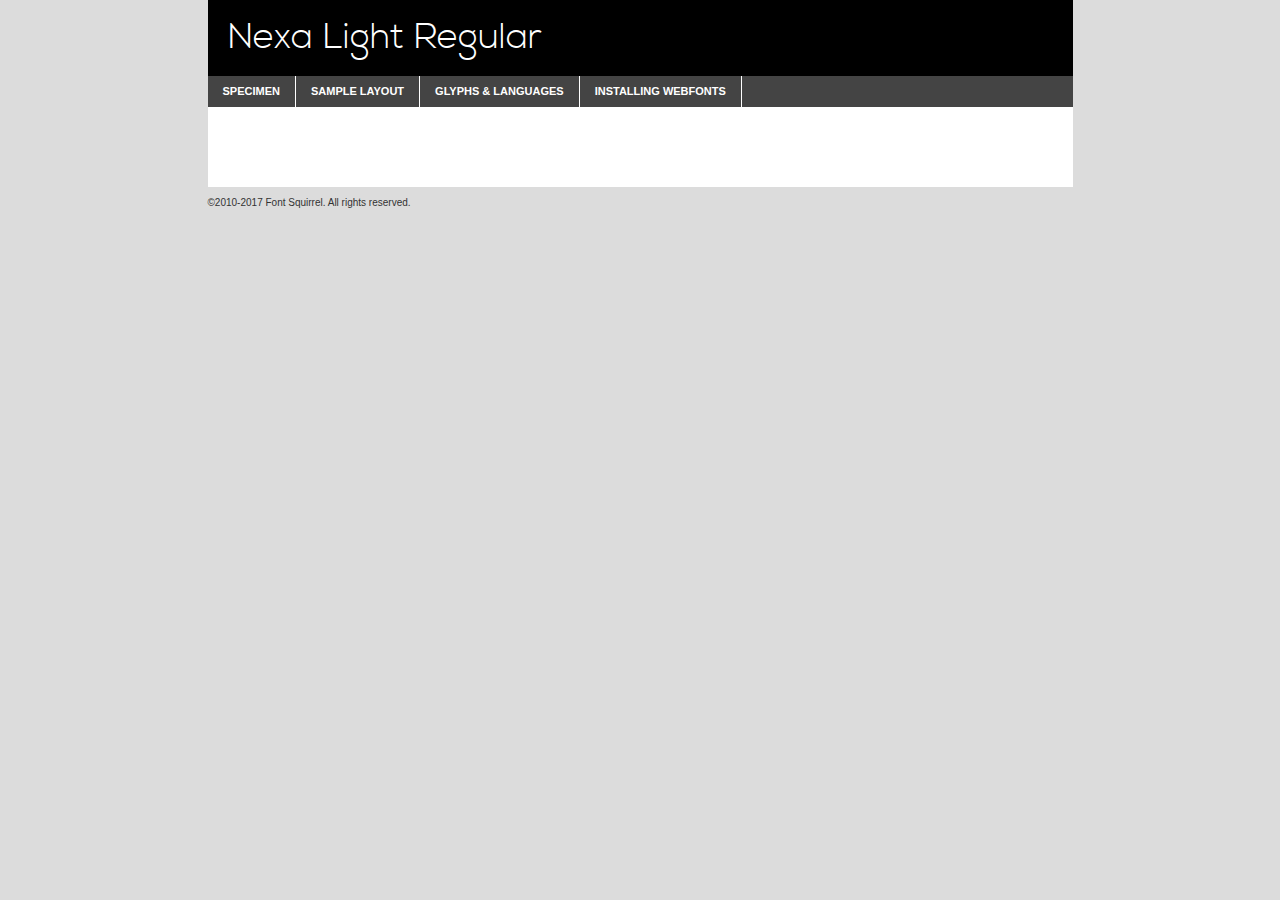
<file: Resources/webfontkit/nexa_light-demo.html>
<!DOCTYPE html PUBLIC "-//W3C//DTD XHTML 1.0 Transitional//EN"
        "http://www.w3.org/TR/xhtml1/DTD/xhtml1-transitional.dtd">

<html xmlns="http://www.w3.org/1999/xhtml" xml:lang="en" lang="en">
<head>
    <meta http-equiv="Content-Type" content="text/html; charset=utf-8"/>
    <script src="http://ajax.googleapis.com/ajax/libs/jquery/1.7.2/jquery.min.js" type="text/javascript" charset="utf-8"></script>
    <script type="text/javascript">
		(function($) {
			$.fn.easyTabs = function(option) {
				var param = jQuery.extend({ fadeSpeed: 'fast', defaultContent: 1, activeClass: 'active' }, option);
				$(this).each(function() {
					var thisId = '#' + this.id;
					if ( param.defaultContent == '' )
					{
						param.defaultContent = 1;
					}
					if ( typeof param.defaultContent == 'number' )
					{
						var defaultTab = $(thisId + ' .tabs li:eq(' + (param.defaultContent - 1) + ') a').attr('href').substr(1);
					}
					else
					{
						var defaultTab = param.defaultContent;
					}
					$(thisId + ' .tabs li a').each(function() {
						var tabToHide = $(this).attr('href').substr(1);
						$('#' + tabToHide).addClass('easytabs-tab-content');
					});
					hideAll();
					changeContent(defaultTab);

					function hideAll() {$(thisId + ' .easytabs-tab-content').hide();}

					function changeContent(tabId)
					{
						hideAll();
						$(thisId + ' .tabs li').removeClass(param.activeClass);
						$(thisId + ' .tabs li a[href=#' + tabId + ']').closest('li').addClass(param.activeClass);
						if ( param.fadeSpeed != 'none' )
						{
							$(thisId + ' #' + tabId).fadeIn(param.fadeSpeed);
						}
						else
						{
							$(thisId + ' #' + tabId).show();
						}
					}

					$(thisId + ' .tabs li').click(function() {
						var tabId = $(this).find('a').attr('href').substr(1);
						changeContent(tabId);
						return false;
					});
				});
			}
		})(jQuery);
    </script>
    <link rel="stylesheet" href="specimen_files/specimen_stylesheet.css" type="text/css" charset="utf-8"/>
    <link rel="stylesheet" href="stylesheet.css" type="text/css" charset="utf-8"/>

    <style type="text/css">
        		body {
			font-family: 'nexa_lightregular';
        		}

            </style>

    <title>Nexa Light Regular Specimen</title>


    <script type="text/javascript" charset="utf-8">
		$(document).ready(function() {
			$('#container').easyTabs({ defaultContent: 1 });
		});
    </script>
</head>

<body>
<div id="container">
    <div id="header">
		Nexa Light Regular    </div>
    <ul class="tabs">
        <li><a href="#specimen">Specimen</a></li>
        <li><a href="#layout">Sample Layout</a></li>
		        <li><a href="#glyphs">Glyphs &amp; Languages</a></li>
        <li><a href="#installing">Installing Webfonts</a></li>

    </ul>

    <div id="main_content">


        <div id="specimen">

            <div class="section">
                <div class="grid12 firstcol">
                    <div class="huge">AaBb</div>
                </div>
            </div>

            <div class="section">
                <div class="glyph_range">A&#x200B;B&#x200b;C&#x200b;D&#x200b;E&#x200b;F&#x200b;G&#x200b;H&#x200b;I&#x200b;J&#x200b;K&#x200b;L&#x200b;M&#x200b;N&#x200b;O&#x200b;P&#x200b;Q&#x200b;R&#x200b;S&#x200b;T&#x200b;U&#x200b;V&#x200b;W&#x200b;X&#x200b;Y&#x200b;Z&#x200b;a&#x200b;b&#x200b;c&#x200b;d&#x200b;e&#x200b;f&#x200b;g&#x200b;h&#x200b;i&#x200b;j&#x200b;k&#x200b;l&#x200b;m&#x200b;n&#x200b;o&#x200b;p&#x200b;q&#x200b;r&#x200b;s&#x200b;t&#x200b;u&#x200b;v&#x200b;w&#x200b;x&#x200b;y&#x200b;z&#x200b;1&#x200b;2&#x200b;3&#x200b;4&#x200b;5&#x200b;6&#x200b;7&#x200b;8&#x200b;9&#x200b;0&#x200b;&amp;&#x200b;.&#x200b;,&#x200b;?&#x200b;!&#x200b;&#64;&#x200b;(&#x200b;)&#x200b;#&#x200b;$&#x200b;%&#x200b;*&#x200b;+&#x200b;-&#x200b;=&#x200b;:&#x200b;;</div>
            </div>
            <div class="section">
                <div class="grid12 firstcol">
                    <table class="sample_table">
                        <tr>
                            <td>10</td>
                            <td class="size10">abcdefghijklmnopqrstuvwxyzABCDEFGHIJKLMNOPQRSTUVWXYZ0123456789abcdefghijklmnopqrstuvwxyzABCDEFGHIJKLMNOPQRSTUVWXYZ0123456789abcdefghijklmnopqrstuvwxyzABCDEFGHIJKLMNOPQRSTUVWXYZ</td>
                        </tr>
                        <tr>
                            <td>11</td>
                            <td class="size11">abcdefghijklmnopqrstuvwxyzABCDEFGHIJKLMNOPQRSTUVWXYZ0123456789abcdefghijklmnopqrstuvwxyzABCDEFGHIJKLMNOPQRSTUVWXYZ0123456789abcdefghijklmnopqrstuvwxyzABCDEFGHIJKLMNOPQRSTUVWXYZ</td>
                        </tr>
                        <tr>
                            <td>12</td>
                            <td class="size12">abcdefghijklmnopqrstuvwxyzABCDEFGHIJKLMNOPQRSTUVWXYZ0123456789abcdefghijklmnopqrstuvwxyzABCDEFGHIJKLMNOPQRSTUVWXYZ0123456789abcdefghijklmnopqrstuvwxyzABCDEFGHIJKLMNOPQRSTUVWXYZ</td>
                        </tr>
                        <tr>
                            <td>13</td>
                            <td class="size13">abcdefghijklmnopqrstuvwxyzABCDEFGHIJKLMNOPQRSTUVWXYZ0123456789abcdefghijklmnopqrstuvwxyzABCDEFGHIJKLMNOPQRSTUVWXYZ0123456789abcdefghijklmnopqrstuvwxyzABCDEFGHIJKLMNOPQRSTUVWXYZ</td>
                        </tr>
                        <tr>
                            <td>14</td>
                            <td class="size14">abcdefghijklmnopqrstuvwxyzABCDEFGHIJKLMNOPQRSTUVWXYZ0123456789abcdefghijklmnopqrstuvwxyzABCDEFGHIJKLMNOPQRSTUVWXYZ0123456789abcdefghijklmnopqrstuvwxyzABCDEFGHIJKLMNOPQRSTUVWXYZ</td>
                        </tr>
                        <tr>
                            <td>16</td>
                            <td class="size16">abcdefghijklmnopqrstuvwxyzABCDEFGHIJKLMNOPQRSTUVWXYZ0123456789abcdefghijklmnopqrstuvwxyzABCDEFGHIJKLMNOPQRSTUVWXYZ</td>
                        </tr>
                        <tr>
                            <td>18</td>
                            <td class="size18">abcdefghijklmnopqrstuvwxyzABCDEFGHIJKLMNOPQRSTUVWXYZ0123456789abcdefghijklmnopqrstuvwxyzABCDEFGHIJKLMNOPQRSTUVWXYZ</td>
                        </tr>
                        <tr>
                            <td>20</td>
                            <td class="size20">abcdefghijklmnopqrstuvwxyzABCDEFGHIJKLMNOPQRSTUVWXYZ0123456789abcdefghijklmnopqrstuvwxyzABCDEFGHIJKLMNOPQRSTUVWXYZ</td>
                        </tr>
                        <tr>
                            <td>24</td>
                            <td class="size24">abcdefghijklmnopqrstuvwxyzABCDEFGHIJKLMNOPQRSTUVWXYZ0123456789abcdefghijklmnopqrstuvwxyzABCDEFGHIJKLMNOPQRSTUVWXYZ</td>
                        </tr>
                        <tr>
                            <td>30</td>
                            <td class="size30">abcdefghijklmnopqrstuvwxyzABCDEFGHIJKLMNOPQRSTUVWXYZ0123456789abcdefghijklmnopqrstuvwxyzABCDEFGHIJKLMNOPQRSTUVWXYZ</td>
                        </tr>
                        <tr>
                            <td>36</td>
                            <td class="size36">abcdefghijklmnopqrstuvwxyzABCDEFGHIJKLMNOPQRSTUVWXYZ0123456789abcdefghijklmnopqrstuvwxyzABCDEFGHIJKLMNOPQRSTUVWXYZ</td>
                        </tr>
                        <tr>
                            <td>48</td>
                            <td class="size48">abcdefghijklmnopqrstuvwxyzABCDEFGHIJKLMNOPQRSTUVWXYZ0123456789abcdefghijklmnopqrstuvwxyzABCDEFGHIJKLMNOPQRSTUVWXYZ</td>
                        </tr>
                        <tr>
                            <td>60</td>
                            <td class="size60">abcdefghijklmnopqrstuvwxyzABCDEFGHIJKLMNOPQRSTUVWXYZ0123456789abcdefghijklmnopqrstuvwxyzABCDEFGHIJKLMNOPQRSTUVWXYZ</td>
                        </tr>
                        <tr>
                            <td>72</td>
                            <td class="size72">abcdefghijklmnopqrstuvwxyzABCDEFGHIJKLMNOPQRSTUVWXYZ0123456789abcdefghijklmnopqrstuvwxyzABCDEFGHIJKLMNOPQRSTUVWXYZ</td>
                        </tr>
                        <tr>
                            <td>90</td>
                            <td class="size90">abcdefghijklmnopqrstuvwxyzABCDEFGHIJKLMNOPQRSTUVWXYZ0123456789abcdefghijklmnopqrstuvwxyzABCDEFGHIJKLMNOPQRSTUVWXYZ</td>
                        </tr>
                    </table>

                </div>

            </div>


            <div class="section" id="bodycomparison">


                <div id="xheight">
                    <div class="fontbody">&#x25FC;&#x25FC;&#x25FC;&#x25FC;&#x25FC;&#x25FC;&#x25FC;&#x25FC;&#x25FC;&#x25FC;&#x25FC;&#x25FC;&#x25FC;&#x25FC;&#x25FC;&#x25FC;&#x25FC;&#x25FC;&#x25FC;&#x25FC;&#x25FC;&#x25FC;&#x25FC;&#x25FC;&#x25FC;&#x25FC;&#x25FC;&#x25FC;&#x25FC;&#x25FC;&#x25FC;&#x25FC;&#x25FC;&#x25FC;&#x25FC;&#x25FC;&#x25FC;&#x25FC;&#x25FC;&#x25FC;&#x25FC;&#x25FC;&#x25FC;&#x25FC;&#x25FC;&#x25FC;&#x25FC;&#x25FC;&#x25FC;&#x25FC;&#x25FC;&#x25FC;&#x25FC;&#x25FC;&#x25FC;&#x25FC;&#x25FC;&#x25FC;&#x25FC;&#x25FC;&#x25FC;&#x25FC;&#x25FC;&#x25FC;&#x25FC;&#x25FC;&#x25FC;&#x25FC;&#x25FC;&#x25FC;&#x25FC;&#x25FC;&#x25FC;&#x25FC;&#x25FC;&#x25FC;&#x25FC;&#x25FC;&#x25FC;&#x25FC;&#x25FC;&#x25FC;&#x25FC;&#x25FC;&#x25FC;&#x25FC;&#x25FC;&#x25FC;&#x25FC;&#x25FC;&#x25FC;&#x25FC;&#x25FC;&#x25FC;&#x25FC;&#x25FC;&#x25FC;&#x25FC;&#x25FC;body</div>
                    <div class="arialbody">body</div>
                    <div class="verdanabody">body</div>
                    <div class="georgiabody">body</div>
                </div>
                <div class="fontbody" style="z-index:1">
                    body<span>Nexa Light Regular</span>
                </div>
                <div class="arialbody" style="z-index:1">
                    body<span>Arial</span>
                </div>
                <div class="verdanabody" style="z-index:1">
                    body<span>Verdana</span>
                </div>
                <div class="georgiabody" style="z-index:1">
                    body<span>Georgia</span>
                </div>


            </div>


            <div class="section psample psample_row1" id="">

                <div class="grid2 firstcol">
                    <p class="size10"><span>10.</span>Aenean lacinia bibendum nulla sed consectetur. Fusce dapibus, tellus ac cursus commodo, tortor mauris condimentum nibh, ut fermentum massa justo sit amet risus. Nullam id dolor id nibh ultricies vehicula ut id elit. Cum sociis natoque penatibus et magnis dis parturient montes, nascetur ridiculus mus. Nulla vitae elit libero, a pharetra augue.</p>

                </div>
                <div class="grid3">
                    <p class="size11"><span>11.</span>Aenean lacinia bibendum nulla sed consectetur. Fusce dapibus, tellus ac cursus commodo, tortor mauris condimentum nibh, ut fermentum massa justo sit amet risus. Nullam id dolor id nibh ultricies vehicula ut id elit. Cum sociis natoque penatibus et magnis dis parturient montes, nascetur ridiculus mus. Nulla vitae elit libero, a pharetra augue.</p>

                </div>
                <div class="grid3">
                    <p class="size12"><span>12.</span>Aenean lacinia bibendum nulla sed consectetur. Fusce dapibus, tellus ac cursus commodo, tortor mauris condimentum nibh, ut fermentum massa justo sit amet risus. Nullam id dolor id nibh ultricies vehicula ut id elit. Cum sociis natoque penatibus et magnis dis parturient montes, nascetur ridiculus mus. Nulla vitae elit libero, a pharetra augue.</p>

                </div>
                <div class="grid4">
                    <p class="size13"><span>13.</span>Aenean lacinia bibendum nulla sed consectetur. Fusce dapibus, tellus ac cursus commodo, tortor mauris condimentum nibh, ut fermentum massa justo sit amet risus. Nullam id dolor id nibh ultricies vehicula ut id elit. Cum sociis natoque penatibus et magnis dis parturient montes, nascetur ridiculus mus. Nulla vitae elit libero, a pharetra augue.</p>

                </div>
                <div class="white_blend"></div>

            </div>
            <div class="section psample psample_row2" id="">
                <div class="grid3 firstcol">
                    <p class="size14"><span>14.</span>Aenean lacinia bibendum nulla sed consectetur. Fusce dapibus, tellus ac cursus commodo, tortor mauris condimentum nibh, ut fermentum massa justo sit amet risus. Nullam id dolor id nibh ultricies vehicula ut id elit. Cum sociis natoque penatibus et magnis dis parturient montes, nascetur ridiculus mus. Nulla vitae elit libero, a pharetra augue.</p>

                </div>
                <div class="grid4">
                    <p class="size16"><span>16.</span>Aenean lacinia bibendum nulla sed consectetur. Fusce dapibus, tellus ac cursus commodo, tortor mauris condimentum nibh, ut fermentum massa justo sit amet risus. Nullam id dolor id nibh ultricies vehicula ut id elit. Cum sociis natoque penatibus et magnis dis parturient montes, nascetur ridiculus mus. Nulla vitae elit libero, a pharetra augue.</p>

                </div>
                <div class="grid5">
                    <p class="size18"><span>18.</span>Aenean lacinia bibendum nulla sed consectetur. Fusce dapibus, tellus ac cursus commodo, tortor mauris condimentum nibh, ut fermentum massa justo sit amet risus. Nullam id dolor id nibh ultricies vehicula ut id elit. Cum sociis natoque penatibus et magnis dis parturient montes, nascetur ridiculus mus. Nulla vitae elit libero, a pharetra augue.</p>

                </div>

                <div class="white_blend"></div>

            </div>

            <div class="section psample psample_row3" id="">
                <div class="grid5 firstcol">
                    <p class="size20"><span>20.</span>Aenean lacinia bibendum nulla sed consectetur. Fusce dapibus, tellus ac cursus commodo, tortor mauris condimentum nibh, ut fermentum massa justo sit amet risus. Nullam id dolor id nibh ultricies vehicula ut id elit. Cum sociis natoque penatibus et magnis dis parturient montes, nascetur ridiculus mus. Nulla vitae elit libero, a pharetra augue.</p>
                </div>
                <div class="grid7">
                    <p class="size24"><span>24.</span>Aenean lacinia bibendum nulla sed consectetur. Fusce dapibus, tellus ac cursus commodo, tortor mauris condimentum nibh, ut fermentum massa justo sit amet risus. Nullam id dolor id nibh ultricies vehicula ut id elit. Cum sociis natoque penatibus et magnis dis parturient montes, nascetur ridiculus mus. Nulla vitae elit libero, a pharetra augue.</p>
                </div>

                <div class="white_blend"></div>

            </div>

            <div class="section psample psample_row4" id="">
                <div class="grid12 firstcol">
                    <p class="size30"><span>30.</span>Aenean lacinia bibendum nulla sed consectetur. Fusce dapibus, tellus ac cursus commodo, tortor mauris condimentum nibh, ut fermentum massa justo sit amet risus. Nullam id dolor id nibh ultricies vehicula ut id elit. Cum sociis natoque penatibus et magnis dis parturient montes, nascetur ridiculus mus. Nulla vitae elit libero, a pharetra augue.</p>
                </div>
                <div class="white_blend"></div>

            </div>


            <div class="section psample psample_row1 fullreverse">
                <div class="grid2 firstcol">
                    <p class="size10"><span>10.</span>Aenean lacinia bibendum nulla sed consectetur. Fusce dapibus, tellus ac cursus commodo, tortor mauris condimentum nibh, ut fermentum massa justo sit amet risus. Nullam id dolor id nibh ultricies vehicula ut id elit. Cum sociis natoque penatibus et magnis dis parturient montes, nascetur ridiculus mus. Nulla vitae elit libero, a pharetra augue.</p>

                </div>
                <div class="grid3">
                    <p class="size11"><span>11.</span>Aenean lacinia bibendum nulla sed consectetur. Fusce dapibus, tellus ac cursus commodo, tortor mauris condimentum nibh, ut fermentum massa justo sit amet risus. Nullam id dolor id nibh ultricies vehicula ut id elit. Cum sociis natoque penatibus et magnis dis parturient montes, nascetur ridiculus mus. Nulla vitae elit libero, a pharetra augue.</p>

                </div>
                <div class="grid3">
                    <p class="size12"><span>12.</span>Aenean lacinia bibendum nulla sed consectetur. Fusce dapibus, tellus ac cursus commodo, tortor mauris condimentum nibh, ut fermentum massa justo sit amet risus. Nullam id dolor id nibh ultricies vehicula ut id elit. Cum sociis natoque penatibus et magnis dis parturient montes, nascetur ridiculus mus. Nulla vitae elit libero, a pharetra augue.</p>

                </div>
                <div class="grid4">
                    <p class="size13"><span>13.</span>Aenean lacinia bibendum nulla sed consectetur. Fusce dapibus, tellus ac cursus commodo, tortor mauris condimentum nibh, ut fermentum massa justo sit amet risus. Nullam id dolor id nibh ultricies vehicula ut id elit. Cum sociis natoque penatibus et magnis dis parturient montes, nascetur ridiculus mus. Nulla vitae elit libero, a pharetra augue.</p>

                </div>
                <div class="black_blend"></div>

            </div>

            <div class="section psample psample_row2 fullreverse">
                <div class="grid3 firstcol">
                    <p class="size14"><span>14.</span>Aenean lacinia bibendum nulla sed consectetur. Fusce dapibus, tellus ac cursus commodo, tortor mauris condimentum nibh, ut fermentum massa justo sit amet risus. Nullam id dolor id nibh ultricies vehicula ut id elit. Cum sociis natoque penatibus et magnis dis parturient montes, nascetur ridiculus mus. Nulla vitae elit libero, a pharetra augue.</p>

                </div>
                <div class="grid4">
                    <p class="size16"><span>16.</span>Aenean lacinia bibendum nulla sed consectetur. Fusce dapibus, tellus ac cursus commodo, tortor mauris condimentum nibh, ut fermentum massa justo sit amet risus. Nullam id dolor id nibh ultricies vehicula ut id elit. Cum sociis natoque penatibus et magnis dis parturient montes, nascetur ridiculus mus. Nulla vitae elit libero, a pharetra augue.</p>

                </div>
                <div class="grid5">
                    <p class="size18"><span>18.</span>Aenean lacinia bibendum nulla sed consectetur. Fusce dapibus, tellus ac cursus commodo, tortor mauris condimentum nibh, ut fermentum massa justo sit amet risus. Nullam id dolor id nibh ultricies vehicula ut id elit. Cum sociis natoque penatibus et magnis dis parturient montes, nascetur ridiculus mus. Nulla vitae elit libero, a pharetra augue.</p>

                </div>
                <div class="black_blend"></div>

            </div>

            <div class="section psample fullreverse psample_row3" id="">
                <div class="grid5 firstcol">
                    <p class="size20"><span>20.</span>Aenean lacinia bibendum nulla sed consectetur. Fusce dapibus, tellus ac cursus commodo, tortor mauris condimentum nibh, ut fermentum massa justo sit amet risus. Nullam id dolor id nibh ultricies vehicula ut id elit. Cum sociis natoque penatibus et magnis dis parturient montes, nascetur ridiculus mus. Nulla vitae elit libero, a pharetra augue.</p>
                </div>
                <div class="grid7">
                    <p class="size24"><span>24.</span>Aenean lacinia bibendum nulla sed consectetur. Fusce dapibus, tellus ac cursus commodo, tortor mauris condimentum nibh, ut fermentum massa justo sit amet risus. Nullam id dolor id nibh ultricies vehicula ut id elit. Cum sociis natoque penatibus et magnis dis parturient montes, nascetur ridiculus mus. Nulla vitae elit libero, a pharetra augue.</p>
                </div>

                <div class="black_blend"></div>

            </div>

            <div class="section psample fullreverse psample_row4" id="" style="border-bottom: 20px #000 solid;">
                <div class="grid12 firstcol">
                    <p class="size30"><span>30.</span>Aenean lacinia bibendum nulla sed consectetur. Fusce dapibus, tellus ac cursus commodo, tortor mauris condimentum nibh, ut fermentum massa justo sit amet risus. Nullam id dolor id nibh ultricies vehicula ut id elit. Cum sociis natoque penatibus et magnis dis parturient montes, nascetur ridiculus mus. Nulla vitae elit libero, a pharetra augue.</p>
                </div>
                <div class="black_blend"></div>

            </div>


        </div>

        <div id="layout">

            <div class="section">

                <div class="grid12 firstcol">
                    <h1>Lorem Ipsum Dolor</h1>
                    <h2>Etiam porta sem malesuada magna mollis euismod</h2>

                    <p class="byline">By <a href="#link">Aenean Lacinia</a></p>
                </div>
            </div>
            <div class="section">
                <div class="grid8 firstcol">
                    <p class="large">Donec sed odio dui. Morbi leo risus, porta ac consectetur ac, vestibulum at eros. Fusce dapibus, tellus ac cursus commodo, tortor mauris condimentum nibh, ut fermentum massa justo sit amet risus. </p>


                    <h3>Pellentesque ornare sem</h3>

                    <p>Maecenas sed diam eget risus varius blandit sit amet non magna. Maecenas faucibus mollis interdum. Donec ullamcorper nulla non metus auctor fringilla. Nullam id dolor id nibh ultricies vehicula ut id elit. Nullam id dolor id nibh ultricies vehicula ut id elit. </p>

                    <p>Aenean eu leo quam. Pellentesque ornare sem lacinia quam venenatis vestibulum. Lorem ipsum dolor sit amet, consectetur adipiscing elit. Cum sociis natoque penatibus et magnis dis parturient montes, nascetur ridiculus mus. </p>

                    <p>Nulla vitae elit libero, a pharetra augue. Praesent commodo cursus magna, vel scelerisque nisl consectetur et. Aenean lacinia bibendum nulla sed consectetur. </p>

                    <p>Nullam quis risus eget urna mollis ornare vel eu leo. Nullam quis risus eget urna mollis ornare vel eu leo. Maecenas sed diam eget risus varius blandit sit amet non magna. Donec ullamcorper nulla non metus auctor fringilla. </p>

                    <h3>Cras mattis consectetur</h3>

                    <p>Aenean eu leo quam. Pellentesque ornare sem lacinia quam venenatis vestibulum. Aenean lacinia bibendum nulla sed consectetur. Integer posuere erat a ante venenatis dapibus posuere velit aliquet. Cras mattis consectetur purus sit amet fermentum. </p>

                    <p>Nullam id dolor id nibh ultricies vehicula ut id elit. Nullam quis risus eget urna mollis ornare vel eu leo. Cras mattis consectetur purus sit amet fermentum.</p>
                </div>

                <div class="grid4 sidebar">

                    <div class="box reverse">
                        <p class="last">Nullam quis risus eget urna mollis ornare vel eu leo. Donec ullamcorper nulla non metus auctor fringilla. Cras mattis consectetur purus sit amet fermentum. Sed posuere consectetur est at lobortis. Lorem ipsum dolor sit amet, consectetur adipiscing elit. </p>
                    </div>

                    <p class="caption">Maecenas sed diam eget risus varius.</p>

                    <p>Vestibulum id ligula porta felis euismod semper. Integer posuere erat a ante venenatis dapibus posuere velit aliquet. Vestibulum id ligula porta felis euismod semper. Sed posuere consectetur est at lobortis. Maecenas sed diam eget risus varius blandit sit amet non magna. Fusce dapibus, tellus ac cursus commodo, tortor mauris condimentum nibh, ut fermentum massa justo sit amet risus. </p>


                    <p>Duis mollis, est non commodo luctus, nisi erat porttitor ligula, eget lacinia odio sem nec elit. Aenean lacinia bibendum nulla sed consectetur. Vivamus sagittis lacus vel augue laoreet rutrum faucibus dolor auctor. Aenean lacinia bibendum nulla sed consectetur. Nullam quis risus eget urna mollis ornare vel eu leo. </p>

                    <p>Praesent commodo cursus magna, vel scelerisque nisl consectetur et. Donec ullamcorper nulla non metus auctor fringilla. Maecenas faucibus mollis interdum. Fusce dapibus, tellus ac cursus commodo, tortor mauris condimentum nibh, ut fermentum massa justo sit amet risus. </p>

                </div>
            </div>

        </div>


		

        <div id="glyphs">
            <div class="section">
                <div class="grid12 firstcol">

                    <h1>Language Support</h1>
                    <p>The subset of Nexa Light Regular in this kit supports the following languages:<br/>

						Albanian, Basque, Breton, Chamorro, Danish, Dutch, English, Faroese, Finnish, French, Frisian, Galician, German, Icelandic, Italian, Malagasy, Norwegian, Portuguese, Spanish, Alsatian, Aragonese, Arapaho, Arrernte, Asturian, Aymara, Bislama, Cebuano, Corsican, Fijian, French_creole, Genoese, Gilbertese, Greenlandic, Haitian_creole, Hiligaynon, Hmong, Hopi, Ibanag, Iloko_ilokano, Indonesian, Interglossa_glosa, Interlingua, Irish_gaelic, Jerriais, Lojban, Lombard, Luxembourgeois, Manx, Mohawk, Norfolk_pitcairnese, Occitan, Oromo, Pangasinan, Papiamento, Piedmontese, Potawatomi, Rhaeto-romance, Romansh, Rotokas, Sami_lule, Samoan, Sardinian, Scots_gaelic, Seychelles_creole, Shona, Sicilian, Somali, Southern_ndebele, Swahili, Swati_swazi, Tagalog_filipino_pilipino, Tetum, Tok_pisin, Uyghur_latinized, Volapuk, Walloon, Warlpiri, Xhosa, Yapese, Zulu, Latinbasic, Ubasic, Demo                    </p>
                    <h1>Glyph Chart</h1>
                    <p>The subset of Nexa Light Regular in this kit includes all the glyphs listed below. Unicode entities are included above each glyph to help you insert individual characters into your layout.</p>
                    <div id="glyph_chart">

																				                                <div><p>&amp;#32;</p>&#32;</div>
																				                                <div><p>&amp;#33;</p>&#33;</div>
																				                                <div><p>&amp;#34;</p>&#34;</div>
																				                                <div><p>&amp;#35;</p>&#35;</div>
																				                                <div><p>&amp;#36;</p>&#36;</div>
																				                                <div><p>&amp;#37;</p>&#37;</div>
																				                                <div><p>&amp;#38;</p>&#38;</div>
																				                                <div><p>&amp;#39;</p>&#39;</div>
																				                                <div><p>&amp;#40;</p>&#40;</div>
																				                                <div><p>&amp;#41;</p>&#41;</div>
																				                                <div><p>&amp;#42;</p>&#42;</div>
																				                                <div><p>&amp;#43;</p>&#43;</div>
																				                                <div><p>&amp;#44;</p>&#44;</div>
																				                                <div><p>&amp;#45;</p>&#45;</div>
																				                                <div><p>&amp;#46;</p>&#46;</div>
																				                                <div><p>&amp;#47;</p>&#47;</div>
																				                                <div><p>&amp;#48;</p>&#48;</div>
																				                                <div><p>&amp;#49;</p>&#49;</div>
																				                                <div><p>&amp;#50;</p>&#50;</div>
																				                                <div><p>&amp;#51;</p>&#51;</div>
																				                                <div><p>&amp;#52;</p>&#52;</div>
																				                                <div><p>&amp;#53;</p>&#53;</div>
																				                                <div><p>&amp;#54;</p>&#54;</div>
																				                                <div><p>&amp;#55;</p>&#55;</div>
																				                                <div><p>&amp;#56;</p>&#56;</div>
																				                                <div><p>&amp;#57;</p>&#57;</div>
																				                                <div><p>&amp;#58;</p>&#58;</div>
																				                                <div><p>&amp;#59;</p>&#59;</div>
																				                                <div><p>&amp;#60;</p>&#60;</div>
																				                                <div><p>&amp;#61;</p>&#61;</div>
																				                                <div><p>&amp;#62;</p>&#62;</div>
																				                                <div><p>&amp;#63;</p>&#63;</div>
																				                                <div><p>&amp;#64;</p>&#64;</div>
																				                                <div><p>&amp;#65;</p>&#65;</div>
																				                                <div><p>&amp;#66;</p>&#66;</div>
																				                                <div><p>&amp;#67;</p>&#67;</div>
																				                                <div><p>&amp;#68;</p>&#68;</div>
																				                                <div><p>&amp;#69;</p>&#69;</div>
																				                                <div><p>&amp;#70;</p>&#70;</div>
																				                                <div><p>&amp;#71;</p>&#71;</div>
																				                                <div><p>&amp;#72;</p>&#72;</div>
																				                                <div><p>&amp;#73;</p>&#73;</div>
																				                                <div><p>&amp;#74;</p>&#74;</div>
																				                                <div><p>&amp;#75;</p>&#75;</div>
																				                                <div><p>&amp;#76;</p>&#76;</div>
																				                                <div><p>&amp;#77;</p>&#77;</div>
																				                                <div><p>&amp;#78;</p>&#78;</div>
																				                                <div><p>&amp;#79;</p>&#79;</div>
																				                                <div><p>&amp;#80;</p>&#80;</div>
																				                                <div><p>&amp;#81;</p>&#81;</div>
																				                                <div><p>&amp;#82;</p>&#82;</div>
																				                                <div><p>&amp;#83;</p>&#83;</div>
																				                                <div><p>&amp;#84;</p>&#84;</div>
																				                                <div><p>&amp;#85;</p>&#85;</div>
																				                                <div><p>&amp;#86;</p>&#86;</div>
																				                                <div><p>&amp;#87;</p>&#87;</div>
																				                                <div><p>&amp;#88;</p>&#88;</div>
																				                                <div><p>&amp;#89;</p>&#89;</div>
																				                                <div><p>&amp;#90;</p>&#90;</div>
																				                                <div><p>&amp;#91;</p>&#91;</div>
																				                                <div><p>&amp;#92;</p>&#92;</div>
																				                                <div><p>&amp;#93;</p>&#93;</div>
																				                                <div><p>&amp;#94;</p>&#94;</div>
																				                                <div><p>&amp;#95;</p>&#95;</div>
																				                                <div><p>&amp;#96;</p>&#96;</div>
																				                                <div><p>&amp;#97;</p>&#97;</div>
																				                                <div><p>&amp;#98;</p>&#98;</div>
																				                                <div><p>&amp;#99;</p>&#99;</div>
																				                                <div><p>&amp;#100;</p>&#100;</div>
																				                                <div><p>&amp;#101;</p>&#101;</div>
																				                                <div><p>&amp;#102;</p>&#102;</div>
																				                                <div><p>&amp;#103;</p>&#103;</div>
																				                                <div><p>&amp;#104;</p>&#104;</div>
																				                                <div><p>&amp;#105;</p>&#105;</div>
																				                                <div><p>&amp;#106;</p>&#106;</div>
																				                                <div><p>&amp;#107;</p>&#107;</div>
																				                                <div><p>&amp;#108;</p>&#108;</div>
																				                                <div><p>&amp;#109;</p>&#109;</div>
																				                                <div><p>&amp;#110;</p>&#110;</div>
																				                                <div><p>&amp;#111;</p>&#111;</div>
																				                                <div><p>&amp;#112;</p>&#112;</div>
																				                                <div><p>&amp;#113;</p>&#113;</div>
																				                                <div><p>&amp;#114;</p>&#114;</div>
																				                                <div><p>&amp;#115;</p>&#115;</div>
																				                                <div><p>&amp;#116;</p>&#116;</div>
																				                                <div><p>&amp;#117;</p>&#117;</div>
																				                                <div><p>&amp;#118;</p>&#118;</div>
																				                                <div><p>&amp;#119;</p>&#119;</div>
																				                                <div><p>&amp;#120;</p>&#120;</div>
																				                                <div><p>&amp;#121;</p>&#121;</div>
																				                                <div><p>&amp;#122;</p>&#122;</div>
																				                                <div><p>&amp;#123;</p>&#123;</div>
																				                                <div><p>&amp;#124;</p>&#124;</div>
																				                                <div><p>&amp;#125;</p>&#125;</div>
																				                                <div><p>&amp;#126;</p>&#126;</div>
																				                                <div><p>&amp;#160;</p>&#160;</div>
																				                                <div><p>&amp;#161;</p>&#161;</div>
																				                                <div><p>&amp;#162;</p>&#162;</div>
																				                                <div><p>&amp;#163;</p>&#163;</div>
																				                                <div><p>&amp;#164;</p>&#164;</div>
																				                                <div><p>&amp;#165;</p>&#165;</div>
																				                                <div><p>&amp;#166;</p>&#166;</div>
																				                                <div><p>&amp;#167;</p>&#167;</div>
																				                                <div><p>&amp;#168;</p>&#168;</div>
																				                                <div><p>&amp;#169;</p>&#169;</div>
																				                                <div><p>&amp;#170;</p>&#170;</div>
																				                                <div><p>&amp;#171;</p>&#171;</div>
																				                                <div><p>&amp;#172;</p>&#172;</div>
																				                                <div><p>&amp;#173;</p>&#173;</div>
																				                                <div><p>&amp;#174;</p>&#174;</div>
																				                                <div><p>&amp;#176;</p>&#176;</div>
																				                                <div><p>&amp;#177;</p>&#177;</div>
																				                                <div><p>&amp;#178;</p>&#178;</div>
																				                                <div><p>&amp;#179;</p>&#179;</div>
																				                                <div><p>&amp;#180;</p>&#180;</div>
																				                                <div><p>&amp;#181;</p>&#181;</div>
																				                                <div><p>&amp;#182;</p>&#182;</div>
																				                                <div><p>&amp;#183;</p>&#183;</div>
																				                                <div><p>&amp;#184;</p>&#184;</div>
																				                                <div><p>&amp;#185;</p>&#185;</div>
																				                                <div><p>&amp;#186;</p>&#186;</div>
																				                                <div><p>&amp;#187;</p>&#187;</div>
																				                                <div><p>&amp;#188;</p>&#188;</div>
																				                                <div><p>&amp;#189;</p>&#189;</div>
																				                                <div><p>&amp;#190;</p>&#190;</div>
																				                                <div><p>&amp;#191;</p>&#191;</div>
																				                                <div><p>&amp;#192;</p>&#192;</div>
																				                                <div><p>&amp;#193;</p>&#193;</div>
																				                                <div><p>&amp;#194;</p>&#194;</div>
																				                                <div><p>&amp;#195;</p>&#195;</div>
																				                                <div><p>&amp;#196;</p>&#196;</div>
																				                                <div><p>&amp;#197;</p>&#197;</div>
																				                                <div><p>&amp;#198;</p>&#198;</div>
																				                                <div><p>&amp;#199;</p>&#199;</div>
																				                                <div><p>&amp;#200;</p>&#200;</div>
																				                                <div><p>&amp;#201;</p>&#201;</div>
																				                                <div><p>&amp;#202;</p>&#202;</div>
																				                                <div><p>&amp;#203;</p>&#203;</div>
																				                                <div><p>&amp;#204;</p>&#204;</div>
																				                                <div><p>&amp;#205;</p>&#205;</div>
																				                                <div><p>&amp;#206;</p>&#206;</div>
																				                                <div><p>&amp;#207;</p>&#207;</div>
																				                                <div><p>&amp;#208;</p>&#208;</div>
																				                                <div><p>&amp;#209;</p>&#209;</div>
																				                                <div><p>&amp;#210;</p>&#210;</div>
																				                                <div><p>&amp;#211;</p>&#211;</div>
																				                                <div><p>&amp;#212;</p>&#212;</div>
																				                                <div><p>&amp;#213;</p>&#213;</div>
																				                                <div><p>&amp;#214;</p>&#214;</div>
																				                                <div><p>&amp;#215;</p>&#215;</div>
																				                                <div><p>&amp;#216;</p>&#216;</div>
																				                                <div><p>&amp;#217;</p>&#217;</div>
																				                                <div><p>&amp;#218;</p>&#218;</div>
																				                                <div><p>&amp;#219;</p>&#219;</div>
																				                                <div><p>&amp;#220;</p>&#220;</div>
																				                                <div><p>&amp;#221;</p>&#221;</div>
																				                                <div><p>&amp;#222;</p>&#222;</div>
																				                                <div><p>&amp;#223;</p>&#223;</div>
																				                                <div><p>&amp;#224;</p>&#224;</div>
																				                                <div><p>&amp;#225;</p>&#225;</div>
																				                                <div><p>&amp;#226;</p>&#226;</div>
																				                                <div><p>&amp;#227;</p>&#227;</div>
																				                                <div><p>&amp;#228;</p>&#228;</div>
																				                                <div><p>&amp;#229;</p>&#229;</div>
																				                                <div><p>&amp;#230;</p>&#230;</div>
																				                                <div><p>&amp;#231;</p>&#231;</div>
																				                                <div><p>&amp;#232;</p>&#232;</div>
																				                                <div><p>&amp;#233;</p>&#233;</div>
																				                                <div><p>&amp;#234;</p>&#234;</div>
																				                                <div><p>&amp;#235;</p>&#235;</div>
																				                                <div><p>&amp;#236;</p>&#236;</div>
																				                                <div><p>&amp;#237;</p>&#237;</div>
																				                                <div><p>&amp;#238;</p>&#238;</div>
																				                                <div><p>&amp;#239;</p>&#239;</div>
																				                                <div><p>&amp;#240;</p>&#240;</div>
																				                                <div><p>&amp;#241;</p>&#241;</div>
																				                                <div><p>&amp;#242;</p>&#242;</div>
																				                                <div><p>&amp;#243;</p>&#243;</div>
																				                                <div><p>&amp;#244;</p>&#244;</div>
																				                                <div><p>&amp;#245;</p>&#245;</div>
																				                                <div><p>&amp;#246;</p>&#246;</div>
																				                                <div><p>&amp;#247;</p>&#247;</div>
																				                                <div><p>&amp;#248;</p>&#248;</div>
																				                                <div><p>&amp;#249;</p>&#249;</div>
																				                                <div><p>&amp;#250;</p>&#250;</div>
																				                                <div><p>&amp;#251;</p>&#251;</div>
																				                                <div><p>&amp;#252;</p>&#252;</div>
																				                                <div><p>&amp;#253;</p>&#253;</div>
																				                                <div><p>&amp;#254;</p>&#254;</div>
																				                                <div><p>&amp;#255;</p>&#255;</div>
																				                                <div><p>&amp;#338;</p>&#338;</div>
																				                                <div><p>&amp;#339;</p>&#339;</div>
																				                                <div><p>&amp;#376;</p>&#376;</div>
																				                                <div><p>&amp;#710;</p>&#710;</div>
																				                                <div><p>&amp;#732;</p>&#732;</div>
																				                                <div><p>&amp;#8192;</p>&#8192;</div>
																				                                <div><p>&amp;#8193;</p>&#8193;</div>
																				                                <div><p>&amp;#8194;</p>&#8194;</div>
																				                                <div><p>&amp;#8195;</p>&#8195;</div>
																				                                <div><p>&amp;#8196;</p>&#8196;</div>
																				                                <div><p>&amp;#8197;</p>&#8197;</div>
																				                                <div><p>&amp;#8198;</p>&#8198;</div>
																				                                <div><p>&amp;#8199;</p>&#8199;</div>
																				                                <div><p>&amp;#8200;</p>&#8200;</div>
																				                                <div><p>&amp;#8201;</p>&#8201;</div>
																				                                <div><p>&amp;#8202;</p>&#8202;</div>
																				                                <div><p>&amp;#8208;</p>&#8208;</div>
																				                                <div><p>&amp;#8209;</p>&#8209;</div>
																				                                <div><p>&amp;#8210;</p>&#8210;</div>
																				                                <div><p>&amp;#8211;</p>&#8211;</div>
																				                                <div><p>&amp;#8212;</p>&#8212;</div>
																				                                <div><p>&amp;#8216;</p>&#8216;</div>
																				                                <div><p>&amp;#8217;</p>&#8217;</div>
																				                                <div><p>&amp;#8218;</p>&#8218;</div>
																				                                <div><p>&amp;#8220;</p>&#8220;</div>
																				                                <div><p>&amp;#8221;</p>&#8221;</div>
																				                                <div><p>&amp;#8222;</p>&#8222;</div>
																				                                <div><p>&amp;#8226;</p>&#8226;</div>
																				                                <div><p>&amp;#8230;</p>&#8230;</div>
																				                                <div><p>&amp;#8239;</p>&#8239;</div>
																				                                <div><p>&amp;#8249;</p>&#8249;</div>
																				                                <div><p>&amp;#8250;</p>&#8250;</div>
																				                                <div><p>&amp;#8287;</p>&#8287;</div>
																				                                <div><p>&amp;#8364;</p>&#8364;</div>
																				                                <div><p>&amp;#8482;</p>&#8482;</div>
																				                                <div><p>&amp;#9724;</p>&#9724;</div>
																				                                <div><p>&amp;#64257;</p>&#64257;</div>
																				                                <div><p>&amp;#64258;</p>&#64258;</div>
																																																										                    </div>
                </div>


            </div>
        </div>


        <div id="specs">

        </div>

        <div id="installing">
            <div class="section">
                <div class="grid7 firstcol">
                    <h1>Installing Webfonts</h1>

                    <p>Webfonts are supported by all major browser platforms but not all in the same way. There are currently four different font formats that must be included in order to target all browsers. This includes TTF, WOFF, EOT and SVG.</p>

                    <h2>1. Upload your webfonts</h2>
                    <p>You must upload your webfont kit to your website. They should be in or near the same directory as your CSS files.</p>

                    <h2>2. Include the webfont stylesheet</h2>
                    <p>A special CSS @font-face declaration helps the various browsers select the appropriate font it needs without causing you a bunch of headaches. Learn more about this syntax by reading the <a href="https://www.fontspring.com/blog/further-hardening-of-the-bulletproof-syntax">Fontspring blog post</a> about it. The code for it is as follows:</p>


                    <code>
                        @font-face{
                        font-family: 'MyWebFont';
                        src: url('WebFont.eot');
                        src: url('WebFont.eot?#iefix') format('embedded-opentype'),
                        url('WebFont.woff') format('woff'),
                        url('WebFont.ttf') format('truetype'),
                        url('WebFont.svg#webfont') format('svg');
                        }
                    </code>

                    <p>We've already gone ahead and generated the code for you. All you have to do is link to the stylesheet in your HTML, like this:</p>
                    <code>&lt;link rel=&quot;stylesheet&quot; href=&quot;stylesheet.css&quot; type=&quot;text/css&quot; charset=&quot;utf-8&quot; /&gt;</code>

                    <h2>3. Modify your own stylesheet</h2>
                    <p>To take advantage of your new fonts, you must tell your stylesheet to use them. Look at the original @font-face declaration above and find the property called "font-family." The name linked there will be what you use to reference the font. Prepend that webfont name to the font stack in the "font-family" property, inside the selector you want to change. For example:</p>
                    <code>p { font-family: 'WebFont', Arial, sans-serif; }</code>

                    <h2>4. Test</h2>
                    <p>Getting webfonts to work cross-browser <em>can</em> be tricky. Use the information in the sidebar to help you if you find that fonts aren't loading in a particular browser.</p>
                </div>

                <div class="grid5 sidebar">
                    <div class="box">
                        <h2>Troubleshooting<br/>Font-Face Problems</h2>
                        <p>Having trouble getting your webfonts to load in your new website? Here are some tips to sort out what might be the problem.</p>

                        <h3>Fonts not showing in any browser</h3>

                        <p>This sounds like you need to work on the plumbing. You either did not upload the fonts to the correct directory, or you did not link the fonts properly in the CSS. If you've confirmed that all this is correct and you still have a problem, take a look at your .htaccess file and see if requests are getting intercepted.</p>

                        <h3>Fonts not loading in iPhone or iPad</h3>

                        <p>The most common problem here is that you are serving the fonts from an IIS server. IIS refuses to serve files that have unknown MIME types. If that is the case, you must set the MIME type for SVG to "image/svg+xml" in the server settings. Follow these instructions from Microsoft if you need help.</p>

                        <h3>Fonts not loading in Firefox</h3>

                        <p>The primary reason for this failure? You are still using a version Firefox older than 3.5. So upgrade already! If that isn't it, then you are very likely serving fonts from a different domain. Firefox requires that all font assets be served from the same domain. Lastly it is possible that you need to add WOFF to your list of MIME types (if you are serving via IIS.)</p>

                        <h3>Fonts not loading in IE</h3>

                        <p>Are you looking at Internet Explorer on an actual Windows machine or are you cheating by using a service like Adobe BrowserLab? Many of these screenshot services do not render @font-face for IE. Best to test it on a real machine.</p>

                        <h3>Fonts not loading in IE9</h3>

                        <p>IE9, like Firefox, requires that fonts be served from the same domain as the website. Make sure that is the case.</p>
                    </div>
                </div>
            </div>

        </div>

    </div>
    <div id="footer">
        <p>&copy;2010-2017 Font Squirrel. All rights reserved.</p>
    </div>
</div>
</body>
</html>
</file>
<file: styles.css>
:root {
    --primary: #00582B;
    --green_light: #54C352;
    --background_white: white;
    --footer: #EEF0EF;
    --navbar_start: #E2EEEC;
    --navbar_end: #EEF4F4;

}

@font-face {
    font-family: "NexaBold";
    src: url("./Resources/webfontkit/nexa_bold-webfont.woff");
}

@font-face {
    font-family: "NexaLight";
    src: url("./Resources/webfontkit/nexa_light-webfont.woff");
}



body {
    background-color: --background_white;
    margin: 0;
    font-family: NexaLight;
}

h1 {
    font-family: NexaBold;
}

h2 {
    font-family: NexaBold;
}

a {
    color: inherit;
}

a:link {
    text-decoration: none;
}

a:visited {
    text-decoration: none;
}

a:hover {
    text-decoration: none;
}

a:active {
    text-decoration: none;
}

.navbar {
    width: 100%;
    padding-top: 20px;
    padding-bottom: 20px;
    background-image: linear-gradient(to bottom, var(--navbar_start), var(--background_white));
    margin: 0;
}

.navbar_items_all {
    float: right;
    padding-right: 5%;
}

.navbar_item {
    display: inline-block;
    padding-left: 15px;
    padding-right: 15px;
    margin-left: 10px;
    margin-right: 10px;
    margin-bottom: 10px;
}

.navbar_active {
    border-bottom-style: solid;
    border-color: var(--green_light);
    border-width: 2px;
    font-family: NexaBold;
}

.container {
    width: 75%;
    margin: 0 auto;
    position: relative;
    padding-bottom: 100px;
}

.footer {
    background-color: var(--footer);
    width: 100%;
    padding-top: 100px;
    /* position: absolute; */
    bottom: 0;
}

.plant_picture_div {
    margin-top: 15px;
    margin-bottom: 15px;
    margin-right: 0;
    position: relative;
    bottom: 0;
    width: 25%;
    display: inline-block;
    vertical-align: bottom;
    z-index: -1;
    /* display: table-cell; */
}

.plant_picture {
    vertical-align: bottom;
    display: table-cell;
}

.plant_info {
    display: inline-block;
    margin: 10% 0 0 10%;
    vertical-align: top;
    width: 40%;
}

.humidity_rect {
    display: inline-block;
    /* padding: 0%; */
    width: 100%;
    /* min-height: 1px; */
    border-radius: 5px;
    border-style: solid;
    border-width: 1px;
    border-color: var(--primary);
    background-color: white;
}

.humidity_rect_in {
    display: inline-block;
    width: 0%;
    padding-top: 5%;
    padding-bottom: 5%;
    min-height: 1px;
    border-radius: 5px;
    background-color: var(--primary);
    margin-bottom: 0;
    text-align: center;
    vertical-align: middle;
    color: var(--background_white);
    font-size: large;
    font-weight: bolder;
    font-family: NexaBold;
    overflow: visible;
    white-space: nowrap
}

@media (max-width: 1200px) {
    .container {
        width: 100%;
        /* padding: 0; */
        /* margin: 0; */
    }

    .plant_picture_div {
        width: 100%;
        margin: auto;
    }

    .plant_picture {
        height: auto;
        margin: auto;
    }

    .plant_info{
        width: 90%;
        margin: 5% 0 0 5%;
    }

    .navbar{
        padding-top: 50px;
        padding-bottom: 50px;
    }
    .navbar_items_all{
        width: 100%;
        float: none;
        padding: 5% 0 0 5%;
        margin: auto;
    }
    .navbar_item{
        margin: auto;
        padding: auto;
        text-align: center;
        width: 40%;
        display:inline-block;
        font-size:x-large;
    }
}
</file>
<file: Resources/webfontkit/stylesheet.css>
/*! Generated by Font Squirrel (https://www.fontsquirrel.com) on April 18, 2023 */



@font-face {
    font-family: 'nexa_lightregular';
    src: url('nexa_light-webfont.woff2') format('woff2'),
         url('nexa_light-webfont.woff') format('woff');
    font-weight: normal;
    font-style: normal;

}




@font-face {
    font-family: 'nexa_boldregular';
    src: url('nexa_bold-webfont.woff2') format('woff2'),
         url('nexa_bold-webfont.woff') format('woff');
    font-weight: normal;
    font-style: normal;

}
</file>
<file: Resources/webfontkit/specimen_files/specimen_stylesheet.css>
@import url('grid_12-825-55-15.css');

/*  
	CSS Reset by Eric Meyer - Released under Public Domain
    http://meyerweb.com/eric/tools/css/reset/
*/
html, body, div, span, applet, object, iframe,
h1, h2, h3, h4, h5, h6, p, blockquote, pre,
a, abbr, acronym, address, big, cite, code,
del, dfn, em, font, img, ins, kbd, q, s, samp,
small, strike, strong, sub, sup, tt, var,
b, u, i, center, dl, dt, dd, ol, ul, li,
fieldset, form, label, legend, table,
caption, tbody, tfoot, thead, tr, th, td {
	margin:         0;
	padding:        0;
	border:         0;
	outline:        0;
	font-size:      100%;
	vertical-align: baseline;
	background:     transparent;
}

body {
	line-height: 1;
}

ol, ul {
	list-style: none;
}

blockquote, q {
	quotes: none;
}

blockquote:before, blockquote:after,
q:before, q:after {
	content: '';
	content: none;
}

:focus {
	outline: 0;
}

ins {
	text-decoration: none;
}

del {
	text-decoration: line-through;
}

table {
	border-collapse: collapse;
	border-spacing:  0;
}


body {
	color:            #000;
	background-color: #dcdcdc;
}

a {
	text-decoration: none;
	color:           #1883ba;
}

h1 {
	font-size:     32px;
	font-weight:   normal;
	font-style:    normal;
	margin-bottom: 18px;
}

h2 {
	font-size: 18px;
}

#container {
	width:  865px;
	margin: 0px auto;
}


#header {
	padding:          20px;
	font-size:        36px;
	background-color: #000;
	color:            #fff;
}

#header span {
	color: #666;
}

#main_content {
	background-color: #fff;
	padding:          60px 20px 20px;
}


#footer p {
	margin:         0;
	padding-top:    10px;
	padding-bottom: 50px;
	color:          #333;
	font:           10px Arial, sans-serif;
}

.tabs {
	width:            100%;
	height:           31px;
	background-color: #444;
}

.tabs li {
	float:            left;
	margin:           0;
	overflow:         hidden;
	background-color: #444;
}

.tabs li a {
	display:         block;
	color:           #fff;
	text-decoration: none;
	font:            bold 11px/11px 'Arial';
	text-transform:  uppercase;
	padding:         10px 15px;
	border-right:    1px solid #fff;
}

.tabs li a:hover {
	background-color: #00b3ff;

}

.tabs li.active a {
	color:            #000;
	background-color: #fff;
}


div.huge {

	font-size:      300px;
	line-height:    1em;
	padding:        0;
	letter-spacing: -.02em;
	overflow:       hidden;
}

div.glyph_range {
	font-size:   72px;
	line-height: 1.1em;
}

.size10 {
	font-size: 10px;
}

.size11 {
	font-size: 11px;
}

.size12 {
	font-size: 12px;
}

.size13 {
	font-size: 13px;
}

.size14 {
	font-size: 14px;
}

.size16 {
	font-size: 16px;
}

.size18 {
	font-size: 18px;
}

.size20 {
	font-size: 20px;
}

.size24 {
	font-size: 24px;
}

.size30 {
	font-size: 30px;
}

.size36 {
	font-size: 36px;
}

.size48 {
	font-size: 48px;
}

.size60 {
	font-size: 60px;
}

.size72 {
	font-size: 72px;
}

.size90 {
	font-size: 90px;
}


.psample_row1 {
	height: 120px;
}

.psample_row1 {
	height: 120px;
}

.psample_row2 {
	height: 160px;
}

.psample_row3 {
	height: 160px;
}

.psample_row4 {
	height: 160px;
}

.psample {
	overflow: hidden;
	position: relative;
}

.psample p {
	line-height: 1.3em;
	display:     block;
	overflow:    hidden;
	margin:      0;
}

.psample span {
	margin-right: .5em;
}

.white_blend {
	width:            100%;
	height:           61px;
	background-image: url([data-uri]);
	position:         absolute;
	bottom:           0;
}

.black_blend {
	width:            100%;
	height:           61px;
	background-image: url([data-uri]);
	position:         absolute;
	bottom:           0;
}

.fullreverse {
	background:    #000 !important;
	color:         #fff !important;
	margin-left:   -20px;
	padding-left:  20px;
	margin-right:  -20px;
	padding-right: 20px;
	padding:       20px;
	margin-bottom: 0;
}


.sample_table td {
	padding-top:    3px;
	padding-bottom: 5px;
	padding-left:   5px;
	vertical-align: middle;
	line-height:    1.2em;
}

.sample_table td:first-child {
	background-color: #eee;
	text-align:       right;
	padding-right:    5px;
	padding-left:     0;
	padding:          5px;
	font:             11px/12px 'Courier New', Courier, mono;
}

code {
	white-space:      pre;
	background-color: #eee;
	display:          block;
	padding:          10px;
	margin-bottom:    18px;
	overflow:         auto;
}


.bottom, .last {
	margin-bottom:  0 !important;
	padding-bottom: 0 !important;
}

.box {
	padding:       18px;
	margin-bottom: 18px;
	background:    #eee;
}

.reverse, .reversed {
	background: #000 !important;
	color:      #fff !important;
	border:     none !important;
}

#bodycomparison {
	position:    relative;
	overflow:    hidden;
	font-size:   72px;
	height:      90px;
	white-space: nowrap;
}

#bodycomparison div {
	font-size:   72px;
	line-height: 90px;
	display:     inline;
	margin:      0 15px 0 0;
	padding:     0;
}

#bodycomparison div span {
	font:     10px Arial;
	position: absolute;
	left:     0;
}

#xheight {
	float:       none;
	position:    absolute;
	color:       #d9f3ff;
	font-size:   72px;
	line-height: 90px;
}

.fontbody {
	position: relative;
}

.arialbody {
	font-family: Arial;
	position:    relative;
}

.verdanabody {
	font-family: Verdana;
	position:    relative;
}

.georgiabody {
	font-family: Georgia;
	position:    relative;
}

/* @group Layout page
 */

#layout h1 {
	font-size:   36px;
	line-height: 42px;
	font-weight: normal;
	font-style:  normal;
}

#layout h2 {
	font-size:   24px;
	line-height: 23px;
	font-weight: normal;
	font-style:  normal;
}

#layout h3 {
	font-size:   22px;
	line-height: 1.4em;
	margin-top:  1em;
	font-weight: normal;
	font-style:  normal;
}


#layout p.byline {
	font-size:     12px;
	margin-top:    18px;
	line-height:   12px;
	margin-bottom: 0;
}

#layout p {
	font-size:     14px;
	line-height:   21px;
	margin-bottom: .5em;
}

#layout p.large {
	font-size:   18px;
	line-height: 26px;
}

#layout .sidebar p {
	font-size:   12px;
	line-height: 1.4em;
}

#layout p.caption {
	font-size:     10px;
	margin-top:    -16px;
	margin-bottom: 18px;
}

/* @end */

/* @group Glyphs */

#glyph_chart div {
	background-color: #d9f3ff;
	color:            black;
	float:            left;
	font-size:        36px;
	height:           1.2em;
	line-height:      1.2em;
	margin-bottom:    1px;
	margin-right:     1px;
	text-align:       center;
	width:            1.2em;
	position:         relative;
	padding:          .6em .2em .2em;
}

#glyph_chart div p {
	position:         absolute;
	left:             0;
	top:              0;
	display:          block;
	text-align:       center;
	font:             bold 9px Arial, sans-serif;
	background-color: #3a768f;
	width:            100%;
	color:            #fff;
	padding:          2px 0;
}


#glyphs h1 {
	font-family: Arial, sans-serif;
}

/* @end */

/* @group Installing */

#installing {
	font: 13px Arial, sans-serif;
}

#installing p,
#glyphs p {
	line-height:   1.2em;
	margin-bottom: 18px;
	font:          13px Arial, sans-serif;
}


#installing h3 {
	font-size:  15px;
	margin-top: 18px;
}

/* @end */

#rendering h1 {
	font-family: Arial, sans-serif;
}

.render_table td {
	font:           11px 'Courier New', Courier, mono;
	vertical-align: middle;
}
</file>
